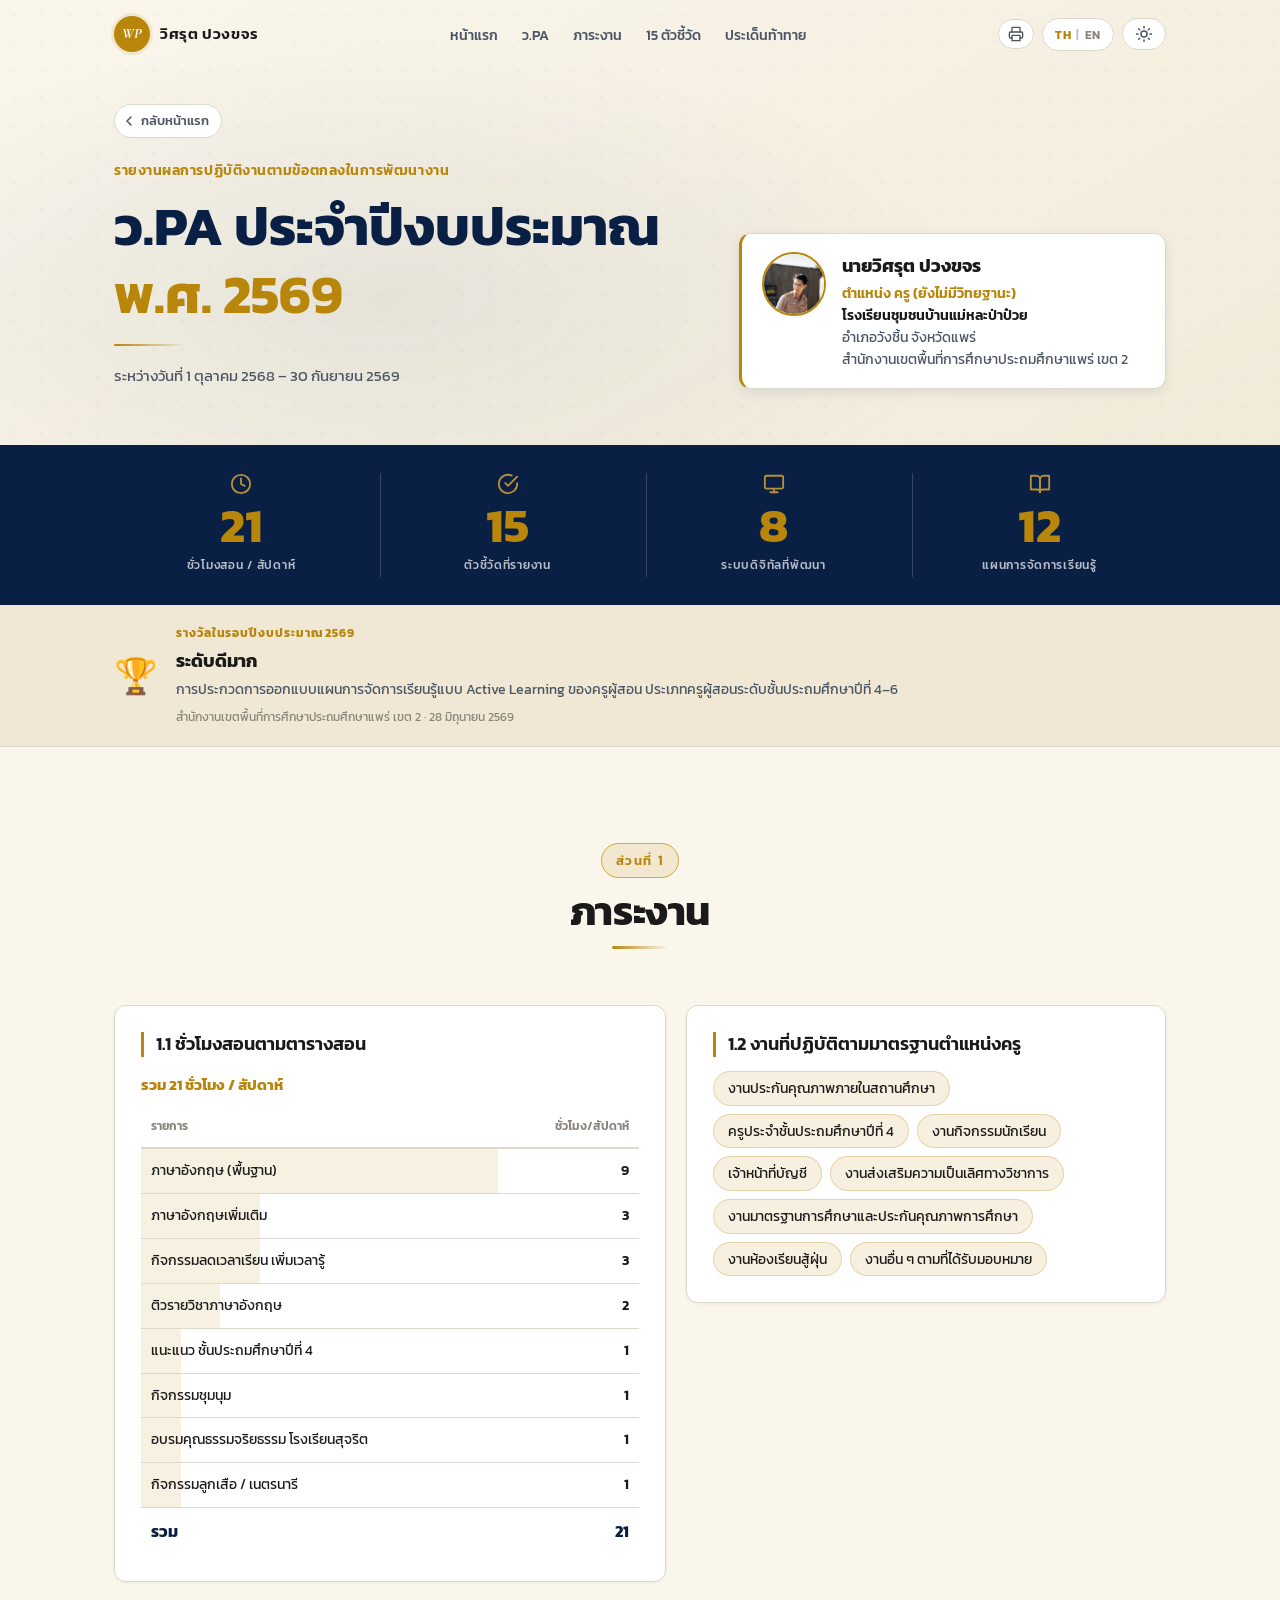
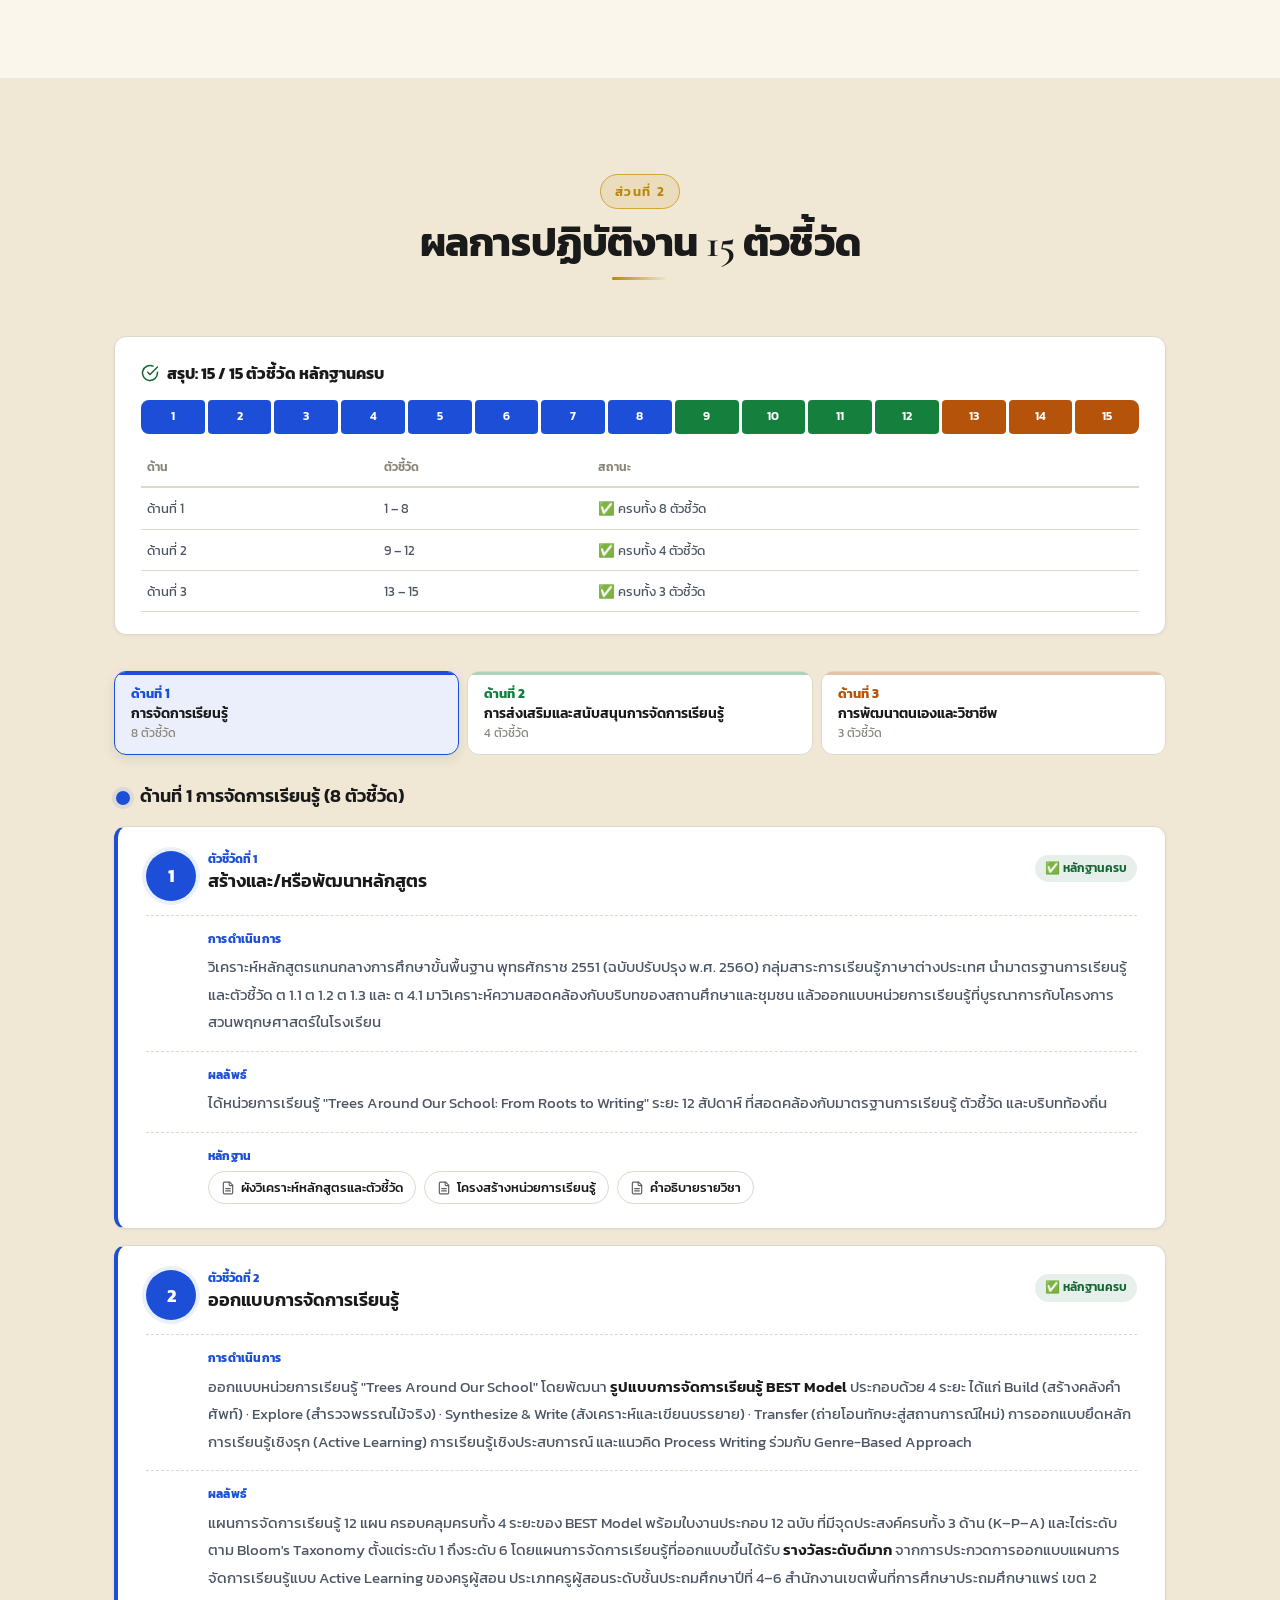
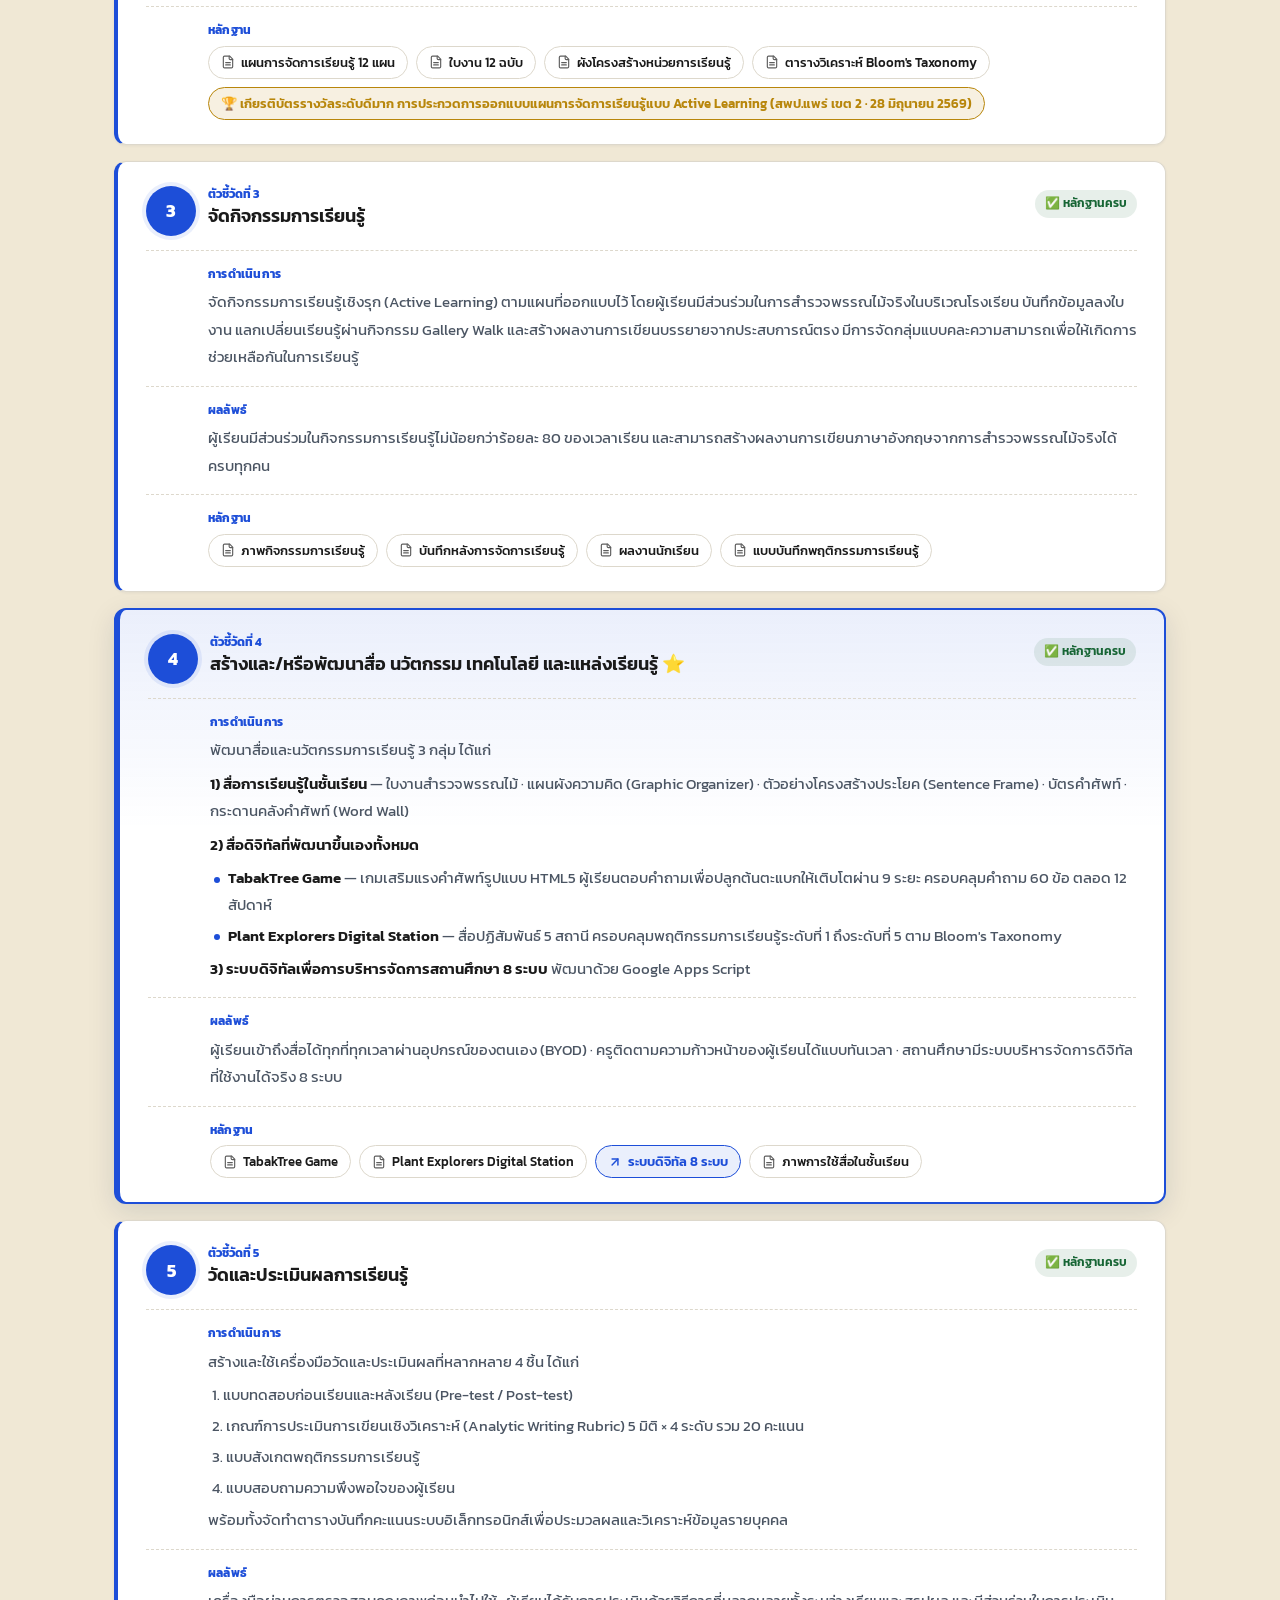
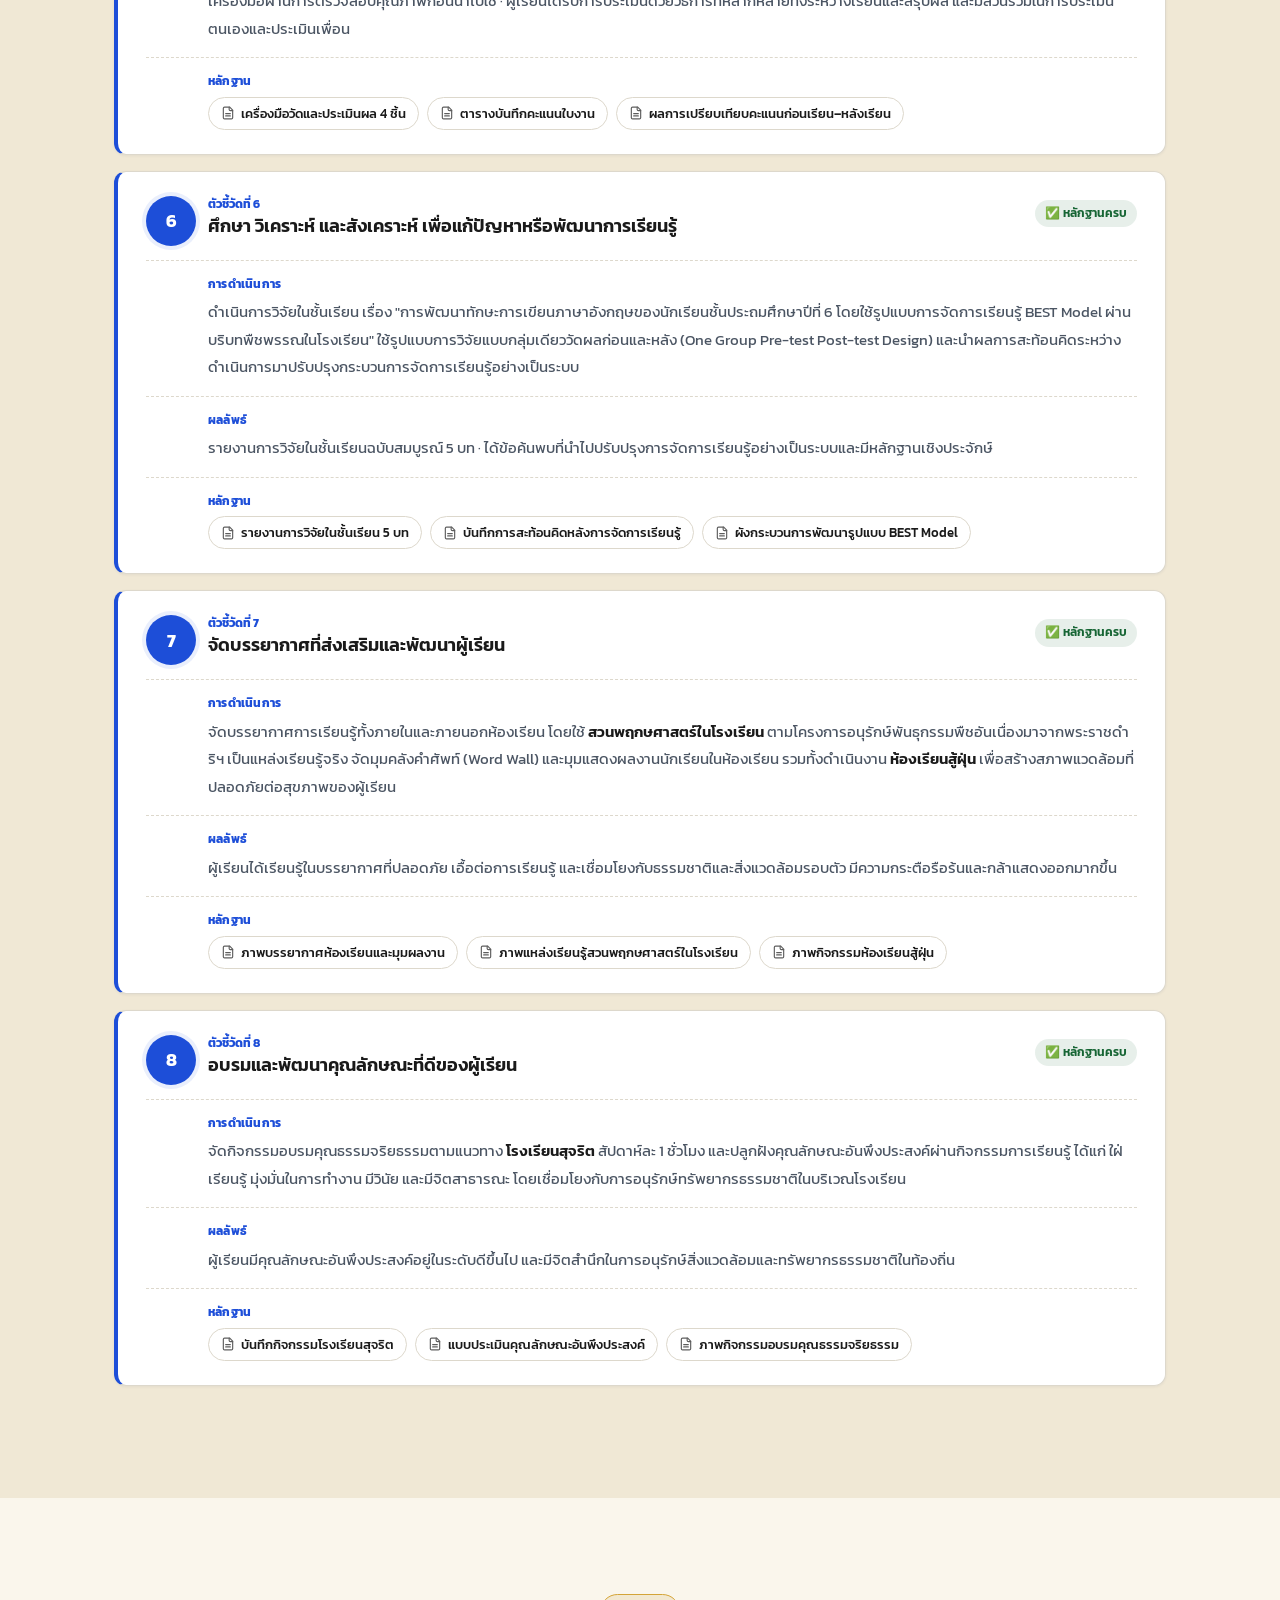
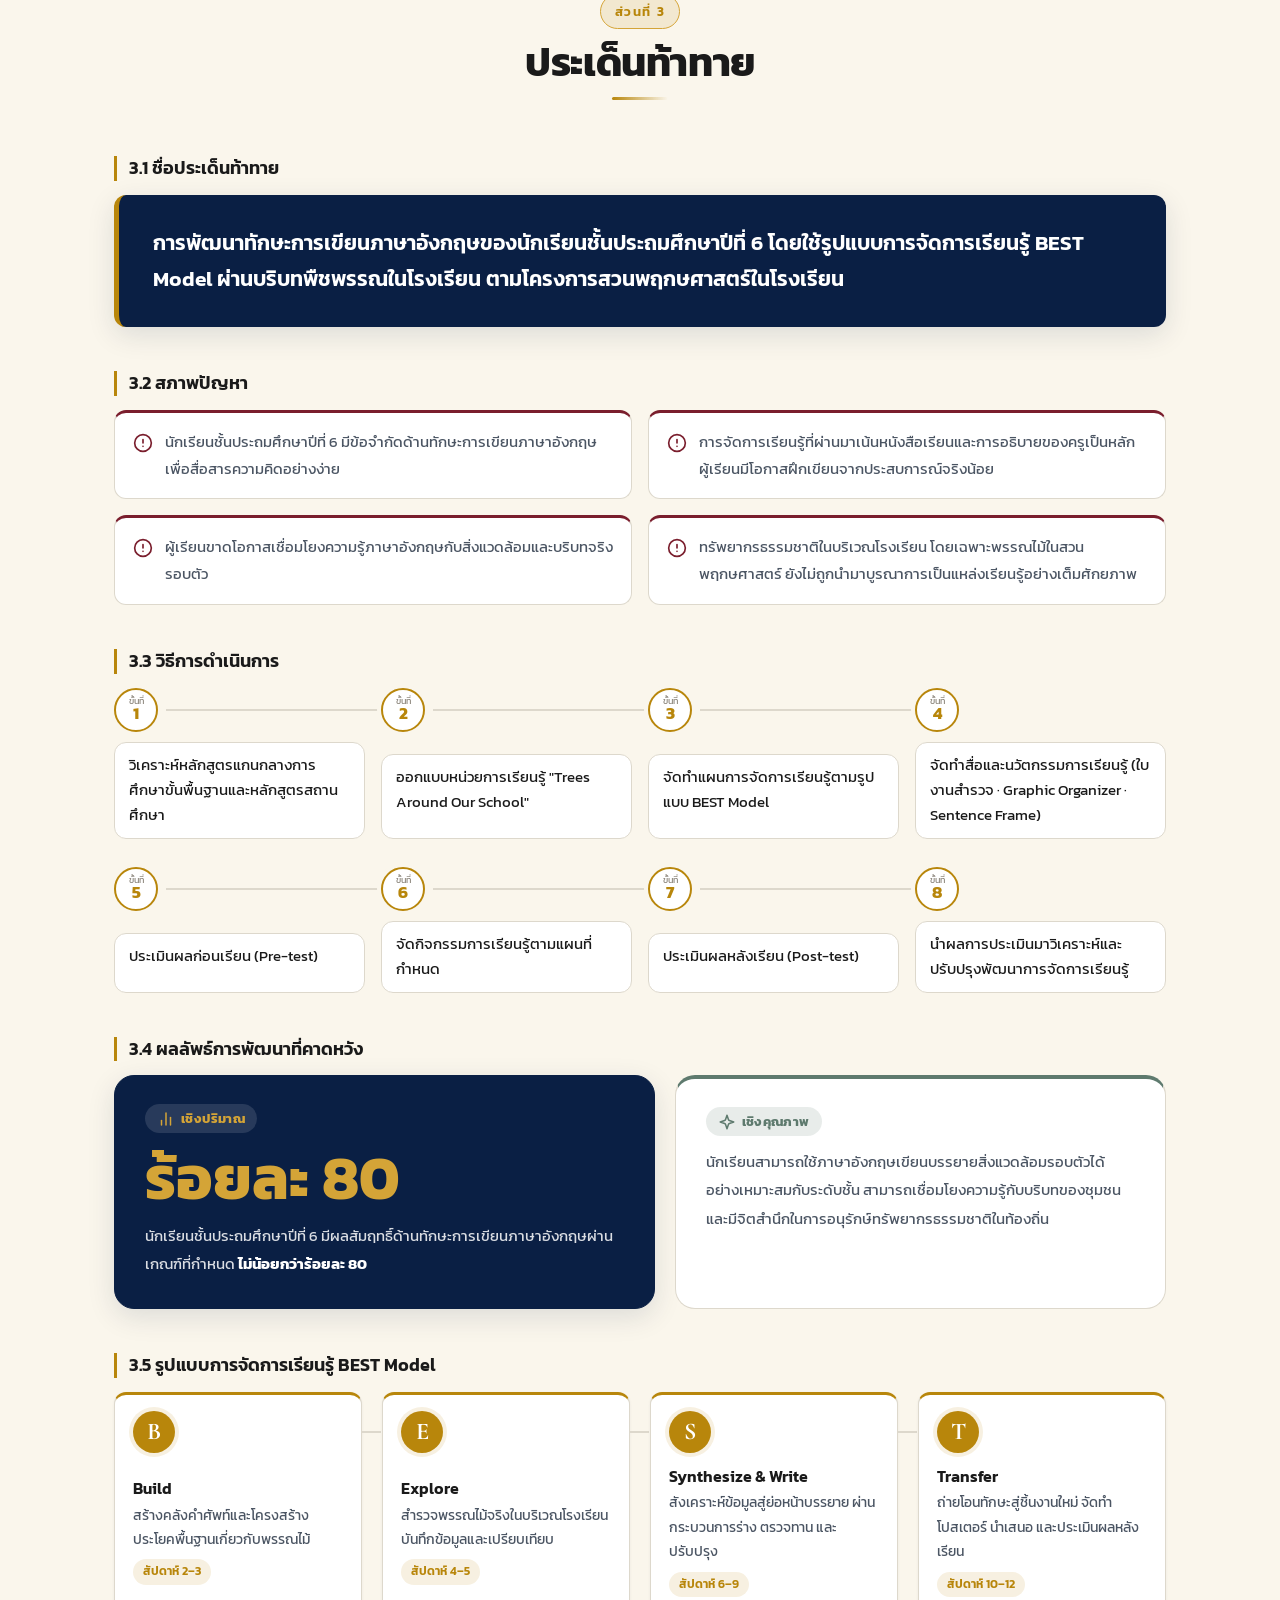
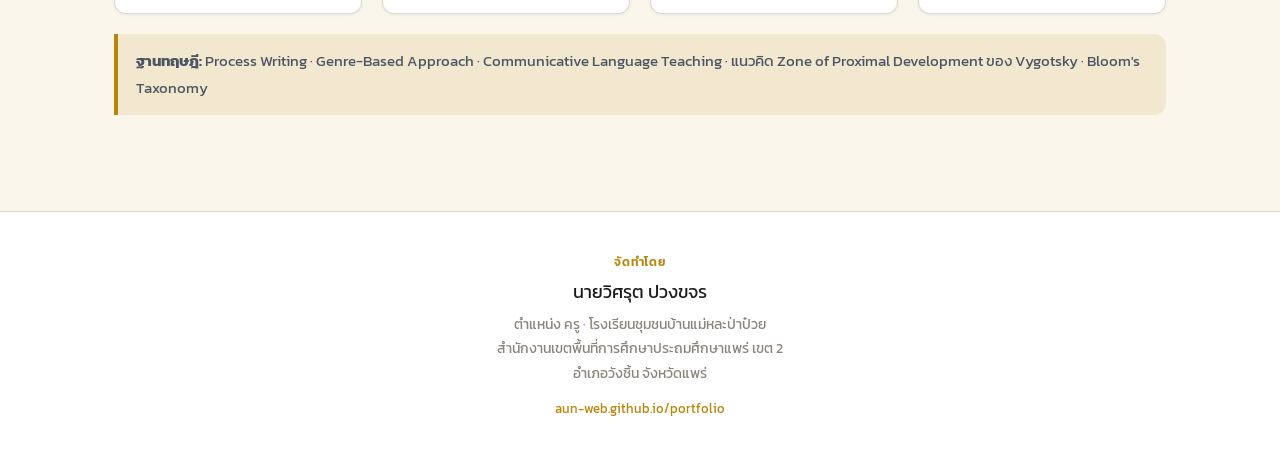
<file: pa2569/index.html>
<!DOCTYPE html>
<html lang="th" data-theme="light">
<head>
  <meta charset="UTF-8">
  <meta name="viewport" content="width=device-width, initial-scale=1.0">
  <title>รายงานผลการปฏิบัติงานตามข้อตกลง ว.PA 2569 | นายวิศรุต ปวงขจร</title>
  <meta name="description" content="รายงานผลการปฏิบัติงานตามข้อตกลงในการพัฒนางาน (PA) ปีการศึกษา 2569 ครูวิศรุต ปวงขจร โรงเรียนชุมชนบ้านแม่หละป่าป๋วย สพป.แพร่ เขต 2">
  <meta name="author" content="Witsarut Puangkhajon">
  <link rel="canonical" href="https://aun-web.github.io/portfolio/pa2569/">
  <meta property="og:type" content="article">
  <meta property="og:url" content="https://aun-web.github.io/portfolio/pa2569/">
  <meta property="og:title" content="รายงานผลการปฏิบัติงานตามข้อตกลง ว.PA 2569 | นายวิศรุต ปวงขจร">
  <meta property="og:description" content="รายงานผลการปฏิบัติงานตามข้อตกลงในการพัฒนางาน (PA) ปีการศึกษา 2569 ครูวิศรุต ปวงขจร โรงเรียนชุมชนบ้านแม่หละป่าป๋วย สพป.แพร่ เขต 2">
  <meta property="og:image" content="https://aun-web.github.io/portfolio/images/profile.jpg">
  <meta property="og:locale" content="th_TH">

  <!-- Prevent dark mode flash (same keys as index) -->
  <script>
    (function () {
      var t = localStorage.getItem('wp-theme') || 'light';
      var l = localStorage.getItem('wp-lang') || 'th';
      document.documentElement.setAttribute('data-theme', t);
      document.documentElement.setAttribute('lang', l === 'th' ? 'th' : 'en');
    })();
  </script>

  <!-- Google Fonts -->
  <link rel="preconnect" href="https://fonts.googleapis.com">
  <link rel="preconnect" href="https://fonts.gstatic.com" crossorigin>
  <link href="https://fonts.googleapis.com/css2?family=Cormorant+Garamond:ital,wght@0,500;0,600;0,700;1,500;1,600;1,700&family=Kanit:wght@300;400;500;600;700&display=swap" rel="stylesheet">

  <!-- CSS (shared with index) -->
  <link rel="stylesheet" href="../css/variables.css">
  <link rel="stylesheet" href="../css/base.css">
  <link rel="stylesheet" href="../css/layout.css">
  <link rel="stylesheet" href="../css/components.css">
  <link rel="stylesheet" href="../css/animations.css">
  <link rel="stylesheet" href="../css/pa2569.css">
</head>
<body class="page-pa">

  <!-- Icon sprite (Lucide paths) -->
  <svg xmlns="http://www.w3.org/2000/svg" style="display:none">
    <symbol id="i-clock" viewBox="0 0 24 24"><circle cx="12" cy="12" r="10"/><polyline points="12 6 12 12 16 14"/></symbol>
    <symbol id="i-check-circle" viewBox="0 0 24 24"><path d="M22 11.08V12a10 10 0 1 1-5.93-9.14"/><path d="m9 11 3 3L22 4"/></symbol>
    <symbol id="i-monitor" viewBox="0 0 24 24"><rect width="20" height="14" x="2" y="3" rx="2"/><line x1="8" x2="16" y1="21" y2="21"/><line x1="12" x2="12" y1="17" y2="21"/></symbol>
    <symbol id="i-book-open" viewBox="0 0 24 24"><path d="M2 3h6a4 4 0 0 1 4 4v14a3 3 0 0 0-3-3H2z"/><path d="M22 3h-6a4 4 0 0 0-4 4v14a3 3 0 0 1 3-3h7z"/></symbol>
    <symbol id="i-file-text" viewBox="0 0 24 24"><path d="M15 2H6a2 2 0 0 0-2 2v16a2 2 0 0 0 2 2h12a2 2 0 0 0 2-2V7Z"/><path d="M14 2v4a2 2 0 0 0 2 2h4"/><path d="M10 9H8M16 13H8M16 17H8"/></symbol>
    <symbol id="i-arrow-up-right" viewBox="0 0 24 24"><path d="M7 7h10v10"/><path d="M7 17 17 7"/></symbol>
    <symbol id="i-printer" viewBox="0 0 24 24"><polyline points="6 9 6 2 18 2 18 9"/><path d="M6 18H4a2 2 0 0 1-2-2v-5a2 2 0 0 1 2-2h16a2 2 0 0 1 2 2v5a2 2 0 0 1-2 2h-2"/><rect width="12" height="8" x="6" y="14"/></symbol>
    <symbol id="i-chevron-left" viewBox="0 0 24 24"><path d="m15 18-6-6 6-6"/></symbol>
    <symbol id="i-alert" viewBox="0 0 24 24"><circle cx="12" cy="12" r="10"/><line x1="12" x2="12" y1="8" y2="12"/><line x1="12" x2="12.01" y1="16" y2="16"/></symbol>
    <symbol id="i-bar-chart" viewBox="0 0 24 24"><line x1="18" x2="18" y1="20" y2="10"/><line x1="12" x2="12" y1="20" y2="4"/><line x1="6" x2="6" y1="20" y2="14"/></symbol>
    <symbol id="i-sparkles" viewBox="0 0 24 24"><path d="m12 3-1.9 5.8a2 2 0 0 1-1.3 1.3L3 12l5.8 1.9a2 2 0 0 1 1.3 1.3L12 21l1.9-5.8a2 2 0 0 1 1.3-1.3L21 12l-5.8-1.9a2 2 0 0 1-1.3-1.3Z"/></symbol>
    <symbol id="i-flag" viewBox="0 0 24 24"><path d="M4 15s1-1 4-1 5 2 8 2 4-1 4-1V3s-1 1-4 1-5-2-8-2-4 1-4 1z"/><line x1="4" x2="4" y1="22" y2="15"/></symbol>
  </svg>

  <!-- ===== NAVBAR ===== -->
  <nav id="navbar">
    <div class="nav-container">
      <a href="../" class="nav-logo" aria-label="Home">
        <span class="nav-monogram">WP</span>
        <span class="nav-logo-text" data-th="วิศรุต ปวงขจร" data-en="Witsarut">วิศรุต ปวงขจร</span>
      </a>

      <ul class="nav-links" id="navLinks" role="menubar">
        <li><a href="../"            data-th="หน้าแรก"        data-en="Home">หน้าแรก</a></li>
        <li><a href="../#wpa"        data-th="ว.PA"           data-en="PA">ว.PA</a></li>
        <li><a href="#workload"      data-th="ภาระงาน"        data-en="Workload">ภาระงาน</a></li>
        <li><a href="#indicators"    data-th="15 ตัวชี้วัด"    data-en="15 Indicators">15 ตัวชี้วัด</a></li>
        <li><a href="#challenge"     data-th="ประเด็นท้าทาย"  data-en="Challenge">ประเด็นท้าทาย</a></li>
      </ul>

      <div class="nav-controls">
        <button id="printBtn" class="btn-control btn-print" aria-label="Print" title="พิมพ์ / Print">
          <svg width="16" height="16" fill="none" stroke="currentColor" stroke-width="2" stroke-linecap="round" stroke-linejoin="round"><use href="#i-printer"/></svg>
        </button>
        <button id="langToggle" class="btn-control" aria-label="Toggle Language">
          <span class="lang-label lang-th">TH</span>
          <span class="lang-sep">|</span>
          <span class="lang-label lang-en">EN</span>
        </button>
        <button id="themeToggle" class="btn-control btn-theme" aria-label="Toggle Dark Mode">
          <svg class="icon-sun"  xmlns="http://www.w3.org/2000/svg" width="18" height="18" viewBox="0 0 24 24" fill="none" stroke="currentColor" stroke-width="2" stroke-linecap="round" stroke-linejoin="round"><circle cx="12" cy="12" r="4"/><path d="M12 2v2M12 20v2M4.93 4.93l1.41 1.41M17.66 17.66l1.41 1.41M2 12h2M20 12h2M6.34 17.66l-1.41 1.41M19.07 4.93l-1.41 1.41"/></svg>
          <svg class="icon-moon" xmlns="http://www.w3.org/2000/svg" width="18" height="18" viewBox="0 0 24 24" fill="none" stroke="currentColor" stroke-width="2" stroke-linecap="round" stroke-linejoin="round"><path d="M12 3a6 6 0 0 0 9 9 9 9 0 1 1-9-9Z"/></svg>
        </button>
        <button id="hamburger" class="btn-hamburger" aria-label="Open Menu" aria-expanded="false">
          <span></span><span></span><span></span>
        </button>
      </div>
    </div>
  </nav>

  <main>

  <!-- ===== HERO ===== -->
  <section id="top" class="pa-hero">
    <div class="hero-bg">
      <div class="hero-gradient"></div>
      <div class="hero-pattern"></div>
    </div>

    <div class="container pa-hero-inner">
      <a href="../" class="pa-back">
        <svg width="16" height="16" fill="none" stroke="currentColor" stroke-width="2.2" stroke-linecap="round" stroke-linejoin="round"><use href="#i-chevron-left"/></svg>
        <span data-th="กลับหน้าแรก" data-en="Back to Home">กลับหน้าแรก</span>
      </a>

      <div class="pa-hero-text reveal-up" lang="th">
        <p class="hero-rank pa-eyebrow">รายงานผลการปฏิบัติงานตามข้อตกลงในการพัฒนางาน</p>
        <h1 class="pa-title">ว.PA ประจำปีงบประมาณ <span class="pa-title-year">พ.ศ. 2569</span></h1>
        <div class="hero-gold-rule"></div>
        <p class="pa-period">ระหว่างวันที่ <span class="nowrap">1 ตุลาคม 2568</span> – <span class="nowrap">30 กันยายน 2569</span></p>
        <p class="pa-en-note" lang="en">This official document is available in Thai only.</p>
      </div>

      <div class="pa-profile reveal-up" style="--delay:.1s" lang="th">
        <img src="../images/profile.jpg" alt="นายวิศรุต ปวงขจร" class="pa-profile-photo" width="72" height="72">
        <div class="pa-profile-info">
          <p class="pa-profile-name">นายวิศรุต ปวงขจร</p>
          <p class="pa-profile-pos">ตำแหน่ง ครู (ยังไม่มีวิทยฐานะ)</p>
          <p class="pa-profile-school">โรงเรียนชุมชนบ้านแม่หละป่าป๋วย</p>
          <p>อำเภอวังชิ้น จังหวัดแพร่</p>
          <p>สำนักงานเขตพื้นที่การศึกษาประถมศึกษาแพร่ เขต 2</p>
        </div>
      </div>
    </div>

    <!-- Stats (4 ช่อง) -->
    <div class="hero-kpi-strip pa-stats-strip" lang="th">
      <div class="container pa-stats">
        <div class="pa-stat">
          <svg class="pa-stat-icon" width="22" height="22" fill="none" stroke="currentColor" stroke-width="2" stroke-linecap="round" stroke-linejoin="round"><use href="#i-clock"/></svg>
          <span class="kpi-num">21</span>
          <span class="kpi-label">ชั่วโมงสอน / สัปดาห์</span>
        </div>
        <div class="pa-stat">
          <svg class="pa-stat-icon" width="22" height="22" fill="none" stroke="currentColor" stroke-width="2" stroke-linecap="round" stroke-linejoin="round"><use href="#i-check-circle"/></svg>
          <span class="kpi-num">15</span>
          <span class="kpi-label">ตัวชี้วัดที่รายงาน</span>
        </div>
        <div class="pa-stat">
          <svg class="pa-stat-icon" width="22" height="22" fill="none" stroke="currentColor" stroke-width="2" stroke-linecap="round" stroke-linejoin="round"><use href="#i-monitor"/></svg>
          <span class="kpi-num">8</span>
          <span class="kpi-label">ระบบดิจิทัลที่พัฒนา</span>
        </div>
        <div class="pa-stat">
          <svg class="pa-stat-icon" width="22" height="22" fill="none" stroke="currentColor" stroke-width="2" stroke-linecap="round" stroke-linejoin="round"><use href="#i-book-open"/></svg>
          <span class="kpi-num">12</span>
          <span class="kpi-label">แผนการจัดการเรียนรู้</span>
        </div>
      </div>
    </div>

    <div class="pa-award-band" lang="th">
      <div class="container pa-award">
        <span class="pa-award-emoji" aria-hidden="true">🏆</span>
        <div class="pa-award-text">
          <p class="pa-award-kicker">รางวัลในรอบปีงบประมาณ 2569</p>
          <p class="pa-award-name">ระดับดีมาก</p>
          <p class="pa-award-work">การประกวดการออกแบบแผนการจัดการเรียนรู้แบบ Active Learning ของครูผู้สอน ประเภทครูผู้สอนระดับชั้นประถมศึกษาปีที่ 4–6</p>
          <p class="pa-award-meta">สำนักงานเขตพื้นที่การศึกษาประถมศึกษาแพร่ เขต 2 · 28 มิถุนายน 2569</p>
        </div>
      </div>
    </div>
  </section>

  <!-- ===== ส่วนที่ 1 ภาระงาน ===== -->
  <section id="workload" class="section">
    <div class="container">
      <div class="section-header reveal-up">
        <span class="section-label" data-th="ส่วนที่ 1" data-en="Part 1">ส่วนที่ 1</span>
        <h2 data-th="ภาระงาน" data-en="Workload">ภาระงาน</h2>
        <p class="pa-en-note" lang="en">This official document is available in Thai only.</p>
      </div>

      <div class="pa-workload" lang="th">
        <div class="pa-panel reveal-up">
          <h3 class="pa-h3">1.1 ชั่วโมงสอนตามตารางสอน</h3>
          <p class="pa-total"><strong>รวม 21 ชั่วโมง / สัปดาห์</strong></p>
          <div class="pa-table-wrap">
            <table class="pa-table pa-hours">
              <thead>
                <tr><th scope="col">รายการ</th><th scope="col">ชั่วโมง/สัปดาห์</th></tr>
              </thead>
              <tbody>
                <tr style="--h:9"><td>ภาษาอังกฤษ (พื้นฐาน)</td><td>9</td></tr>
                <tr style="--h:3"><td>ภาษาอังกฤษเพิ่มเติม</td><td>3</td></tr>
                <tr style="--h:3"><td>กิจกรรมลดเวลาเรียน เพิ่มเวลารู้</td><td>3</td></tr>
                <tr style="--h:2"><td>ติวรายวิชาภาษาอังกฤษ</td><td>2</td></tr>
                <tr style="--h:1"><td>แนะแนว ชั้นประถมศึกษาปีที่ 4</td><td>1</td></tr>
                <tr style="--h:1"><td>กิจกรรมชุมนุม</td><td>1</td></tr>
                <tr style="--h:1"><td>อบรมคุณธรรมจริยธรรม โรงเรียนสุจริต</td><td>1</td></tr>
                <tr style="--h:1"><td>กิจกรรมลูกเสือ / เนตรนารี</td><td>1</td></tr>
              </tbody>
              <tfoot>
                <tr><th scope="row">รวม</th><td>21</td></tr>
              </tfoot>
            </table>
          </div>
        </div>

        <div class="pa-panel reveal-up" style="--delay:.08s">
          <h3 class="pa-h3">1.2 งานที่ปฏิบัติตามมาตรฐานตำแหน่งครู</h3>
          <ul class="pa-chips">
            <li>งานประกันคุณภาพภายในสถานศึกษา</li>
            <li>ครูประจำชั้นประถมศึกษาปีที่ 4</li>
            <li>งานกิจกรรมนักเรียน</li>
            <li>เจ้าหน้าที่บัญชี</li>
            <li>งานส่งเสริมความเป็นเลิศทางวิชาการ</li>
            <li>งานมาตรฐานการศึกษาและประกันคุณภาพการศึกษา</li>
            <li>งานห้องเรียนสู้ฝุ่น</li>
            <li>งานอื่น ๆ ตามที่ได้รับมอบหมาย</li>
          </ul>
        </div>
      </div>
    </div>
  </section>

  <!-- ===== ส่วนที่ 2 ผลการปฏิบัติงาน 15 ตัวชี้วัด ===== -->
  <section id="indicators" class="section section-alt">
    <div class="container">
      <div class="section-header reveal-up">
        <span class="section-label" data-th="ส่วนที่ 2" data-en="Part 2">ส่วนที่ 2</span>
        <h2 data-th="ผลการปฏิบัติงาน 15 ตัวชี้วัด" data-en="Performance on 15 Indicators">ผลการปฏิบัติงาน 15 ตัวชี้วัด</h2>
        <p class="pa-en-note" lang="en">This official document is available in Thai only.</p>
      </div>

      <!-- สรุปสถานะหลักฐาน (จากภาคผนวก) -->
      <div class="pa-progress reveal-up" lang="th">
        <p class="pa-progress-summary">
          <svg width="18" height="18" fill="none" stroke="currentColor" stroke-width="2" stroke-linecap="round" stroke-linejoin="round"><use href="#i-check-circle"/></svg>
          <strong>สรุป: 15 / 15 ตัวชี้วัด หลักฐานครบ</strong>
        </p>
        <ol class="pa-progress-bar" aria-label="สถานะหลักฐานรายตัวชี้วัด">
          <li class="d1"><a href="#kpi-1"  title="ตัวชี้วัดที่ 1 · ✅ ครบ">1</a></li>
          <li class="d1"><a href="#kpi-2"  title="ตัวชี้วัดที่ 2 · ✅ ครบ">2</a></li>
          <li class="d1"><a href="#kpi-3"  title="ตัวชี้วัดที่ 3 · ✅ ครบ">3</a></li>
          <li class="d1"><a href="#kpi-4"  title="ตัวชี้วัดที่ 4 · ✅ ครบ">4</a></li>
          <li class="d1"><a href="#kpi-5"  title="ตัวชี้วัดที่ 5 · ✅ ครบ">5</a></li>
          <li class="d1"><a href="#kpi-6"  title="ตัวชี้วัดที่ 6 · ✅ ครบ">6</a></li>
          <li class="d1"><a href="#kpi-7"  title="ตัวชี้วัดที่ 7 · ✅ ครบ">7</a></li>
          <li class="d1"><a href="#kpi-8"  title="ตัวชี้วัดที่ 8 · ✅ ครบ">8</a></li>
          <li class="d2"><a href="#kpi-9"  title="ตัวชี้วัดที่ 9 · ✅ ครบ">9</a></li>
          <li class="d2"><a href="#kpi-10" title="ตัวชี้วัดที่ 10 · ✅ ครบ">10</a></li>
          <li class="d2"><a href="#kpi-11" title="ตัวชี้วัดที่ 11 · ✅ ครบ">11</a></li>
          <li class="d2"><a href="#kpi-12" title="ตัวชี้วัดที่ 12 · ✅ ครบ">12</a></li>
          <li class="d3"><a href="#kpi-13" title="ตัวชี้วัดที่ 13 · ✅ ครบ">13</a></li>
          <li class="d3"><a href="#kpi-14" title="ตัวชี้วัดที่ 14 · ✅ ครบ">14</a></li>
          <li class="d3"><a href="#kpi-15" title="ตัวชี้วัดที่ 15 · ✅ ครบ">15</a></li>
        </ol>
        <div class="pa-table-wrap">
          <table class="pa-table pa-status-table">
            <thead>
              <tr><th scope="col">ด้าน</th><th scope="col">ตัวชี้วัด</th><th scope="col">สถานะ</th></tr>
            </thead>
            <tbody>
              <tr><td>ด้านที่ 1</td><td>1 – 8</td><td>✅ ครบทั้ง 8 ตัวชี้วัด</td></tr>
              <tr><td>ด้านที่ 2</td><td>9 – 12</td><td>✅ ครบทั้ง 4 ตัวชี้วัด</td></tr>
              <tr><td>ด้านที่ 3</td><td>13 – 15</td><td>✅ ครบทั้ง 3 ตัวชี้วัด</td></tr>
            </tbody>
          </table>
        </div>
      </div>

      <!-- Domain tabs (enabled by JS; without JS all domains are shown) -->
      <div class="pa-tabs" role="tablist" aria-label="ด้านการประเมิน" lang="th" hidden>
        <button class="pa-tab d1" role="tab" id="tab-domain-1" aria-controls="domain-1" aria-selected="true" data-domain="1">
          <span class="pa-tab-no">ด้านที่ 1</span>
          <span class="pa-tab-name">การจัดการเรียนรู้</span>
          <span class="pa-tab-count">8 ตัวชี้วัด</span>
        </button>
        <button class="pa-tab d2" role="tab" id="tab-domain-2" aria-controls="domain-2" aria-selected="false" tabindex="-1" data-domain="2">
          <span class="pa-tab-no">ด้านที่ 2</span>
          <span class="pa-tab-name">การส่งเสริมและสนับสนุนการจัดการเรียนรู้</span>
          <span class="pa-tab-count">4 ตัวชี้วัด</span>
        </button>
        <button class="pa-tab d3" role="tab" id="tab-domain-3" aria-controls="domain-3" aria-selected="false" tabindex="-1" data-domain="3">
          <span class="pa-tab-no">ด้านที่ 3</span>
          <span class="pa-tab-name">การพัฒนาตนเองและวิชาชีพ</span>
          <span class="pa-tab-count">3 ตัวชี้วัด</span>
        </button>
      </div>

      <!-- ─────────── ด้านที่ 1 ─────────── -->
      <div class="pa-domain d1" id="domain-1" role="tabpanel" aria-labelledby="tab-domain-1" lang="th">
        <h3 class="pa-domain-title">ด้านที่ 1 การจัดการเรียนรู้ <span class="nowrap">(8 ตัวชี้วัด)</span></h3>

        <article class="pa-kpi" id="kpi-1">
          <header class="pa-kpi-head">
            <span class="pa-kpi-num">1</span>
            <div class="pa-kpi-heading">
              <p class="pa-kpi-label">ตัวชี้วัดที่ 1</p>
              <h4 class="pa-kpi-title">สร้างและ/หรือพัฒนาหลักสูตร</h4>
            </div>
            <span class="pa-status is-done">✅ หลักฐานครบ</span>
          </header>
          <div class="pa-kpi-block">
            <h5>การดำเนินการ</h5>
            <p>วิเคราะห์หลักสูตรแกนกลางการศึกษาขั้นพื้นฐาน พุทธศักราช 2551 (ฉบับปรับปรุง พ.ศ. 2560) กลุ่มสาระการเรียนรู้ภาษาต่างประเทศ นำมาตรฐานการเรียนรู้และตัวชี้วัด ต 1.1 ต 1.2 ต 1.3 และ ต 4.1 มาวิเคราะห์ความสอดคล้องกับบริบทของสถานศึกษาและชุมชน แล้วออกแบบหน่วยการเรียนรู้ที่บูรณาการกับโครงการสวนพฤกษศาสตร์ในโรงเรียน</p>
          </div>
          <div class="pa-kpi-block">
            <h5>ผลลัพธ์</h5>
            <p>ได้หน่วยการเรียนรู้ "Trees Around Our School: From Roots to Writing" ระยะ 12 สัปดาห์ ที่สอดคล้องกับมาตรฐานการเรียนรู้ ตัวชี้วัด และบริบทท้องถิ่น</p>
          </div>
          <div class="pa-kpi-block">
            <h5>หลักฐาน</h5>
            <ul class="pa-evidence">
              <li><a href="#" data-evidence="kpi-1-1">ผังวิเคราะห์หลักสูตรและตัวชี้วัด</a></li>
              <li><a href="#" data-evidence="kpi-1-2">โครงสร้างหน่วยการเรียนรู้</a></li>
              <li><a href="#" data-evidence="kpi-1-3">คำอธิบายรายวิชา</a></li>
            </ul>
          </div>
        </article>

        <article class="pa-kpi" id="kpi-2">
          <header class="pa-kpi-head">
            <span class="pa-kpi-num">2</span>
            <div class="pa-kpi-heading">
              <p class="pa-kpi-label">ตัวชี้วัดที่ 2</p>
              <h4 class="pa-kpi-title">ออกแบบการจัดการเรียนรู้</h4>
            </div>
            <span class="pa-status is-done">✅ หลักฐานครบ</span>
          </header>
          <div class="pa-kpi-block">
            <h5>การดำเนินการ</h5>
            <p>ออกแบบหน่วยการเรียนรู้ "Trees Around Our School" โดยพัฒนา <strong>รูปแบบการจัดการเรียนรู้ BEST Model</strong> ประกอบด้วย 4 ระยะ ได้แก่ Build (สร้างคลังคำศัพท์) · Explore (สำรวจพรรณไม้จริง) · Synthesize &amp; Write (สังเคราะห์และเขียนบรรยาย) · Transfer (ถ่ายโอนทักษะสู่สถานการณ์ใหม่) การออกแบบยึดหลักการเรียนรู้เชิงรุก (Active Learning) การเรียนรู้เชิงประสบการณ์ และแนวคิด Process Writing ร่วมกับ Genre-Based Approach</p>
          </div>
          <div class="pa-kpi-block">
            <h5>ผลลัพธ์</h5>
            <p>แผนการจัดการเรียนรู้ 12 แผน ครอบคลุมครบทั้ง 4 ระยะของ BEST Model พร้อมใบงานประกอบ 12 ฉบับ ที่มีจุดประสงค์ครบทั้ง 3 ด้าน (K–P–A) และไต่ระดับตาม Bloom's Taxonomy ตั้งแต่ระดับ 1 ถึงระดับ 6 โดยแผนการจัดการเรียนรู้ที่ออกแบบขึ้นได้รับ <strong>รางวัลระดับดีมาก</strong> จากการประกวดการออกแบบแผนการจัดการเรียนรู้แบบ Active Learning ของครูผู้สอน ประเภทครูผู้สอนระดับชั้นประถมศึกษาปีที่ 4–6 สำนักงานเขตพื้นที่การศึกษาประถมศึกษาแพร่ เขต 2</p>
          </div>
          <div class="pa-kpi-block">
            <h5>หลักฐาน</h5>
            <ul class="pa-evidence">
              <li><a href="#" data-evidence="kpi-2-1">แผนการจัดการเรียนรู้ 12 แผน</a></li>
              <li><a href="#" data-evidence="kpi-2-2">ใบงาน 12 ฉบับ</a></li>
              <li><a href="#" data-evidence="kpi-2-3">ผังโครงสร้างหน่วยการเรียนรู้</a></li>
              <li><a href="#" data-evidence="kpi-2-4">ตารางวิเคราะห์ Bloom's Taxonomy</a></li>
              <li><a href="#" data-evidence="kpi-2-award" class="is-award">🏆 เกียรติบัตรรางวัลระดับดีมาก การประกวดการออกแบบแผนการจัดการเรียนรู้แบบ Active Learning (สพป.แพร่ เขต 2 · 28 มิถุนายน 2569)</a></li>
            </ul>
          </div>
        </article>

        <article class="pa-kpi" id="kpi-3">
          <header class="pa-kpi-head">
            <span class="pa-kpi-num">3</span>
            <div class="pa-kpi-heading">
              <p class="pa-kpi-label">ตัวชี้วัดที่ 3</p>
              <h4 class="pa-kpi-title">จัดกิจกรรมการเรียนรู้</h4>
            </div>
            <span class="pa-status is-done">✅ หลักฐานครบ</span>
          </header>
          <div class="pa-kpi-block">
            <h5>การดำเนินการ</h5>
            <p>จัดกิจกรรมการเรียนรู้เชิงรุก (Active Learning) ตามแผนที่ออกแบบไว้ โดยผู้เรียนมีส่วนร่วมในการสำรวจพรรณไม้จริงในบริเวณโรงเรียน บันทึกข้อมูลลงใบงาน แลกเปลี่ยนเรียนรู้ผ่านกิจกรรม Gallery Walk และสร้างผลงานการเขียนบรรยายจากประสบการณ์ตรง มีการจัดกลุ่มแบบคละความสามารถเพื่อให้เกิดการช่วยเหลือกันในการเรียนรู้</p>
          </div>
          <div class="pa-kpi-block">
            <h5>ผลลัพธ์</h5>
            <p>ผู้เรียนมีส่วนร่วมในกิจกรรมการเรียนรู้ไม่น้อยกว่าร้อยละ 80 ของเวลาเรียน และสามารถสร้างผลงานการเขียนภาษาอังกฤษจากการสำรวจพรรณไม้จริงได้ครบทุกคน</p>
          </div>
          <div class="pa-kpi-block">
            <h5>หลักฐาน</h5>
            <ul class="pa-evidence">
              <li><a href="#" data-evidence="kpi-3-1">ภาพกิจกรรมการเรียนรู้</a></li>
              <li><a href="#" data-evidence="kpi-3-2">บันทึกหลังการจัดการเรียนรู้</a></li>
              <li><a href="#" data-evidence="kpi-3-3">ผลงานนักเรียน</a></li>
              <li><a href="#" data-evidence="kpi-3-4">แบบบันทึกพฤติกรรมการเรียนรู้</a></li>
            </ul>
          </div>
        </article>

        <article class="pa-kpi is-highlight" id="kpi-4">
          <header class="pa-kpi-head">
            <span class="pa-kpi-num">4</span>
            <div class="pa-kpi-heading">
              <p class="pa-kpi-label">ตัวชี้วัดที่ 4</p>
              <h4 class="pa-kpi-title">สร้างและ/หรือพัฒนาสื่อ นวัตกรรม เทคโนโลยี และแหล่งเรียนรู้ <span class="pa-star">⭐</span></h4>
            </div>
            <span class="pa-status is-done">✅ หลักฐานครบ</span>
          </header>
          <div class="pa-kpi-block">
            <h5>การดำเนินการ</h5>
            <p>พัฒนาสื่อและนวัตกรรมการเรียนรู้ 3 กลุ่ม ได้แก่</p>
            <p><strong>1) สื่อการเรียนรู้ในชั้นเรียน</strong> — ใบงานสำรวจพรรณไม้ · แผนผังความคิด (Graphic Organizer) · ตัวอย่างโครงสร้างประโยค (Sentence Frame) · บัตรคำศัพท์ · กระดานคลังคำศัพท์ (Word Wall)</p>
            <p><strong>2) สื่อดิจิทัลที่พัฒนาขึ้นเองทั้งหมด</strong></p>
            <ul class="pa-list">
              <li><strong>TabakTree Game</strong> — เกมเสริมแรงคำศัพท์รูปแบบ HTML5 ผู้เรียนตอบคำถามเพื่อปลูกต้นตะแบกให้เติบโตผ่าน 9 ระยะ ครอบคลุมคำถาม 60 ข้อ ตลอด 12 สัปดาห์</li>
              <li><strong>Plant Explorers Digital Station</strong> — สื่อปฏิสัมพันธ์ 5 สถานี ครอบคลุมพฤติกรรมการเรียนรู้ระดับที่ 1 ถึงระดับที่ 5 ตาม Bloom's Taxonomy</li>
            </ul>
            <p><strong>3) ระบบดิจิทัลเพื่อการบริหารจัดการสถานศึกษา 8 ระบบ</strong> พัฒนาด้วย Google Apps Script</p>
          </div>
          <div class="pa-kpi-block">
            <h5>ผลลัพธ์</h5>
            <p>ผู้เรียนเข้าถึงสื่อได้ทุกที่ทุกเวลาผ่านอุปกรณ์ของตนเอง (BYOD) · ครูติดตามความก้าวหน้าของผู้เรียนได้แบบทันเวลา · สถานศึกษามีระบบบริหารจัดการดิจิทัลที่ใช้งานได้จริง 8 ระบบ</p>
          </div>
          <div class="pa-kpi-block">
            <h5>หลักฐาน</h5>
            <ul class="pa-evidence">
              <li><a href="#" data-evidence="kpi-4-1">TabakTree Game</a></li>
              <li><a href="#" data-evidence="kpi-4-2">Plant Explorers Digital Station</a></li>
              <li><a href="../#websystems" class="is-linked">ระบบดิจิทัล 8 ระบบ</a></li>
              <li><a href="#" data-evidence="kpi-4-4">ภาพการใช้สื่อในชั้นเรียน</a></li>
            </ul>
          </div>
        </article>

        <article class="pa-kpi" id="kpi-5">
          <header class="pa-kpi-head">
            <span class="pa-kpi-num">5</span>
            <div class="pa-kpi-heading">
              <p class="pa-kpi-label">ตัวชี้วัดที่ 5</p>
              <h4 class="pa-kpi-title">วัดและประเมินผลการเรียนรู้</h4>
            </div>
            <span class="pa-status is-done">✅ หลักฐานครบ</span>
          </header>
          <div class="pa-kpi-block">
            <h5>การดำเนินการ</h5>
            <p>สร้างและใช้เครื่องมือวัดและประเมินผลที่หลากหลาย 4 ชิ้น ได้แก่</p>
            <ol class="pa-list pa-list--plain">
              <li>1. แบบทดสอบก่อนเรียนและหลังเรียน (Pre-test / Post-test)</li>
              <li>2. เกณฑ์การประเมินการเขียนเชิงวิเคราะห์ (Analytic Writing Rubric) 5 มิติ × 4 ระดับ รวม 20 คะแนน</li>
              <li>3. แบบสังเกตพฤติกรรมการเรียนรู้</li>
              <li>4. แบบสอบถามความพึงพอใจของผู้เรียน</li>
            </ol>
            <p>พร้อมทั้งจัดทำตารางบันทึกคะแนนระบบอิเล็กทรอนิกส์เพื่อประมวลผลและวิเคราะห์ข้อมูลรายบุคคล</p>
          </div>
          <div class="pa-kpi-block">
            <h5>ผลลัพธ์</h5>
            <p>เครื่องมือผ่านการตรวจสอบคุณภาพก่อนนำไปใช้ · ผู้เรียนได้รับการประเมินด้วยวิธีการที่หลากหลายทั้งระหว่างเรียนและสรุปผล และมีส่วนร่วมในการประเมินตนเองและประเมินเพื่อน</p>
          </div>
          <div class="pa-kpi-block">
            <h5>หลักฐาน</h5>
            <ul class="pa-evidence">
              <li><a href="#" data-evidence="kpi-5-1">เครื่องมือวัดและประเมินผล 4 ชิ้น</a></li>
              <li><a href="#" data-evidence="kpi-5-2">ตารางบันทึกคะแนนใบงาน</a></li>
              <li><a href="#" data-evidence="kpi-5-3">ผลการเปรียบเทียบคะแนนก่อนเรียน–หลังเรียน</a></li>
            </ul>
          </div>
        </article>

        <article class="pa-kpi" id="kpi-6">
          <header class="pa-kpi-head">
            <span class="pa-kpi-num">6</span>
            <div class="pa-kpi-heading">
              <p class="pa-kpi-label">ตัวชี้วัดที่ 6</p>
              <h4 class="pa-kpi-title">ศึกษา วิเคราะห์ และสังเคราะห์ เพื่อแก้ปัญหาหรือพัฒนาการเรียนรู้</h4>
            </div>
            <span class="pa-status is-done">✅ หลักฐานครบ</span>
          </header>
          <div class="pa-kpi-block">
            <h5>การดำเนินการ</h5>
            <p>ดำเนินการวิจัยในชั้นเรียน เรื่อง "การพัฒนาทักษะการเขียนภาษาอังกฤษของนักเรียนชั้นประถมศึกษาปีที่ 6 โดยใช้รูปแบบการจัดการเรียนรู้ BEST Model ผ่านบริบทพืชพรรณในโรงเรียน" ใช้รูปแบบการวิจัยแบบกลุ่มเดียววัดผลก่อนและหลัง (One Group Pre-test Post-test Design) และนำผลการสะท้อนคิดระหว่างดำเนินการมาปรับปรุงกระบวนการจัดการเรียนรู้อย่างเป็นระบบ</p>
          </div>
          <div class="pa-kpi-block">
            <h5>ผลลัพธ์</h5>
            <p>รายงานการวิจัยในชั้นเรียนฉบับสมบูรณ์ 5 บท · ได้ข้อค้นพบที่นำไปปรับปรุงการจัดการเรียนรู้อย่างเป็นระบบและมีหลักฐานเชิงประจักษ์</p>
          </div>
          <div class="pa-kpi-block">
            <h5>หลักฐาน</h5>
            <ul class="pa-evidence">
              <li><a href="#" data-evidence="kpi-6-1">รายงานการวิจัยในชั้นเรียน 5 บท</a></li>
              <li><a href="#" data-evidence="kpi-6-2">บันทึกการสะท้อนคิดหลังการจัดการเรียนรู้</a></li>
              <li><a href="#" data-evidence="kpi-6-3">ผังกระบวนการพัฒนารูปแบบ BEST Model</a></li>
            </ul>
          </div>
        </article>

        <article class="pa-kpi" id="kpi-7">
          <header class="pa-kpi-head">
            <span class="pa-kpi-num">7</span>
            <div class="pa-kpi-heading">
              <p class="pa-kpi-label">ตัวชี้วัดที่ 7</p>
              <h4 class="pa-kpi-title">จัดบรรยากาศที่ส่งเสริมและพัฒนาผู้เรียน</h4>
            </div>
            <span class="pa-status is-done">✅ หลักฐานครบ</span>
          </header>
          <div class="pa-kpi-block">
            <h5>การดำเนินการ</h5>
            <p>จัดบรรยากาศการเรียนรู้ทั้งภายในและภายนอกห้องเรียน โดยใช้ <strong>สวนพฤกษศาสตร์ในโรงเรียน</strong> ตามโครงการอนุรักษ์พันธุกรรมพืชอันเนื่องมาจากพระราชดำริฯ เป็นแหล่งเรียนรู้จริง จัดมุมคลังคำศัพท์ (Word Wall) และมุมแสดงผลงานนักเรียนในห้องเรียน รวมทั้งดำเนินงาน <strong>ห้องเรียนสู้ฝุ่น</strong> เพื่อสร้างสภาพแวดล้อมที่ปลอดภัยต่อสุขภาพของผู้เรียน</p>
          </div>
          <div class="pa-kpi-block">
            <h5>ผลลัพธ์</h5>
            <p>ผู้เรียนได้เรียนรู้ในบรรยากาศที่ปลอดภัย เอื้อต่อการเรียนรู้ และเชื่อมโยงกับธรรมชาติและสิ่งแวดล้อมรอบตัว มีความกระตือรือร้นและกล้าแสดงออกมากขึ้น</p>
          </div>
          <div class="pa-kpi-block">
            <h5>หลักฐาน</h5>
            <ul class="pa-evidence">
              <li><a href="#" data-evidence="kpi-7-1">ภาพบรรยากาศห้องเรียนและมุมผลงาน</a></li>
              <li><a href="#" data-evidence="kpi-7-2">ภาพแหล่งเรียนรู้สวนพฤกษศาสตร์ในโรงเรียน</a></li>
              <li><a href="#" data-evidence="kpi-7-3">ภาพกิจกรรมห้องเรียนสู้ฝุ่น</a></li>
            </ul>
          </div>
        </article>

        <article class="pa-kpi" id="kpi-8">
          <header class="pa-kpi-head">
            <span class="pa-kpi-num">8</span>
            <div class="pa-kpi-heading">
              <p class="pa-kpi-label">ตัวชี้วัดที่ 8</p>
              <h4 class="pa-kpi-title">อบรมและพัฒนาคุณลักษณะที่ดีของผู้เรียน</h4>
            </div>
            <span class="pa-status is-done">✅ หลักฐานครบ</span>
          </header>
          <div class="pa-kpi-block">
            <h5>การดำเนินการ</h5>
            <p>จัดกิจกรรมอบรมคุณธรรมจริยธรรมตามแนวทาง <strong>โรงเรียนสุจริต</strong> สัปดาห์ละ 1 ชั่วโมง และปลูกฝังคุณลักษณะอันพึงประสงค์ผ่านกิจกรรมการเรียนรู้ ได้แก่ ใฝ่เรียนรู้ มุ่งมั่นในการทำงาน มีวินัย และมีจิตสาธารณะ โดยเชื่อมโยงกับการอนุรักษ์ทรัพยากรธรรมชาติในบริเวณโรงเรียน</p>
          </div>
          <div class="pa-kpi-block">
            <h5>ผลลัพธ์</h5>
            <p>ผู้เรียนมีคุณลักษณะอันพึงประสงค์อยู่ในระดับดีขึ้นไป และมีจิตสำนึกในการอนุรักษ์สิ่งแวดล้อมและทรัพยากรธรรมชาติในท้องถิ่น</p>
          </div>
          <div class="pa-kpi-block">
            <h5>หลักฐาน</h5>
            <ul class="pa-evidence">
              <li><a href="#" data-evidence="kpi-8-1">บันทึกกิจกรรมโรงเรียนสุจริต</a></li>
              <li><a href="#" data-evidence="kpi-8-2">แบบประเมินคุณลักษณะอันพึงประสงค์</a></li>
              <li><a href="#" data-evidence="kpi-8-3">ภาพกิจกรรมอบรมคุณธรรมจริยธรรม</a></li>
            </ul>
          </div>
        </article>
      </div>

      <!-- ─────────── ด้านที่ 2 ─────────── -->
      <div class="pa-domain d2" id="domain-2" role="tabpanel" aria-labelledby="tab-domain-2" lang="th">
        <h3 class="pa-domain-title">ด้านที่ 2 การส่งเสริมและสนับสนุนการจัดการเรียนรู้ <span class="nowrap">(4 ตัวชี้วัด)</span></h3>

        <article class="pa-kpi is-highlight" id="kpi-9">
          <header class="pa-kpi-head">
            <span class="pa-kpi-num">9</span>
            <div class="pa-kpi-heading">
              <p class="pa-kpi-label">ตัวชี้วัดที่ 9</p>
              <h4 class="pa-kpi-title">จัดทำข้อมูลสารสนเทศของผู้เรียนและรายวิชา <span class="pa-star">⭐</span></h4>
            </div>
            <span class="pa-status is-done">✅ หลักฐานครบ</span>
          </header>
          <div class="pa-kpi-block">
            <h5>การดำเนินการ</h5>
            <p>พัฒนาและใช้ <strong>ระบบ ปพ.5 และ ปพ.6</strong> ด้วย Google Apps Script สำหรับบันทึกผลการเรียน จัดทำสมุดบันทึกผลการเรียนและแบบรายงานผลการพัฒนาคุณภาพผู้เรียนรายบุคคล รวมทั้งพัฒนา <strong>ระบบลงทะเบียนบัตรนักเรียน</strong> เพื่อจัดเก็บและจัดการข้อมูลพื้นฐานของนักเรียนทั้งโรงเรียนให้เป็นระบบเดียวกัน</p>
          </div>
          <div class="pa-kpi-block">
            <h5>ผลลัพธ์</h5>
            <p>ข้อมูลสารสนเทศของผู้เรียนถูกต้อง เป็นปัจจุบัน สืบค้นได้ทันที และนำไปใช้เป็นฐานในการวางแผนพัฒนาผู้เรียนรายบุคคลและการรายงานต่อผู้ปกครอง</p>
          </div>
          <div class="pa-kpi-block">
            <h5>หลักฐาน</h5>
            <ul class="pa-evidence">
              <li><a href="../#websystems" class="is-linked">ระบบ ปพ.5 / ปพ.6</a></li>
              <li><a href="#" data-evidence="kpi-9-2">ระบบลงทะเบียนบัตรนักเรียน</a></li>
              <li><a href="#" data-evidence="kpi-9-3">ภาพหน้าจอระบบและรายงานผลการเรียน</a></li>
            </ul>
          </div>
        </article>

        <article class="pa-kpi" id="kpi-10">
          <header class="pa-kpi-head">
            <span class="pa-kpi-num">10</span>
            <div class="pa-kpi-heading">
              <p class="pa-kpi-label">ตัวชี้วัดที่ 10</p>
              <h4 class="pa-kpi-title">ดำเนินการตามระบบดูแลช่วยเหลือผู้เรียน</h4>
            </div>
            <span class="pa-status is-done">✅ หลักฐานครบ</span>
          </header>
          <div class="pa-kpi-block">
            <h5>การดำเนินการ</h5>
            <p>ปฏิบัติหน้าที่ครูประจำชั้นประถมศึกษาปีที่ 4 ดำเนินการคัดกรองนักเรียนรายบุคคล จัดกิจกรรมแนะแนวสัปดาห์ละ 1 ชั่วโมง เยี่ยมบ้านนักเรียน และให้คำปรึกษาแก่ผู้เรียนที่ต้องการความช่วยเหลือ รวมทั้งพัฒนา <strong>ระบบห้องพยาบาล</strong> สำหรับบันทึกประวัติสุขภาพและการให้บริการปฐมพยาบาลของนักเรียน</p>
          </div>
          <div class="pa-kpi-block">
            <h5>ผลลัพธ์</h5>
            <p>นักเรียนในความรับผิดชอบได้รับการดูแลช่วยเหลือครบทุกคน มีข้อมูลด้านสุขภาพที่เป็นระบบ และสามารถส่งต่อความช่วยเหลือได้อย่างเหมาะสม</p>
          </div>
          <div class="pa-kpi-block">
            <h5>หลักฐาน</h5>
            <ul class="pa-evidence">
              <li><a href="#" data-evidence="kpi-10-1">แบบคัดกรองนักเรียนรายบุคคล</a></li>
              <li><a href="#" data-evidence="kpi-10-2">บันทึกการเยี่ยมบ้านนักเรียน</a></li>
              <li><a href="../#websystems" class="is-linked">ระบบห้องพยาบาล</a></li>
              <li><a href="#" data-evidence="kpi-10-4">แผนการจัดกิจกรรมแนะแนว</a></li>
            </ul>
          </div>
        </article>

        <article class="pa-kpi is-highlight" id="kpi-11">
          <header class="pa-kpi-head">
            <span class="pa-kpi-num">11</span>
            <div class="pa-kpi-heading">
              <p class="pa-kpi-label">ตัวชี้วัดที่ 11</p>
              <h4 class="pa-kpi-title">ปฏิบัติงานวิชาการและงานอื่น ๆ ของสถานศึกษา <span class="pa-star">⭐</span></h4>
            </div>
            <span class="pa-status is-done">✅ หลักฐานครบ</span>
          </header>
          <div class="pa-kpi-block">
            <h5>การดำเนินการ</h5>
            <p>ปฏิบัติงานที่ได้รับมอบหมายจากสถานศึกษา ได้แก่ งานประกันคุณภาพภายในสถานศึกษา งานมาตรฐานการศึกษา งานส่งเสริมความเป็นเลิศทางวิชาการ งานกิจกรรมนักเรียน งานห้องเรียนสู้ฝุ่น และ<strong>เจ้าหน้าที่บัญชี</strong> โดยพัฒนาระบบดิจิทัลเพื่อสนับสนุนการบริหารจัดการ ได้แก่ <strong>ระบบการเงิน · ระบบสหกรณ์ร้านค้า · ระบบปฏิทินโรงเรียน · ระบบ Main Portal</strong> รวมทั้งดูแลระบบ Thai School Lunch</p>
          </div>
          <div class="pa-kpi-block">
            <h5>ผลลัพธ์</h5>
            <p>งานสนับสนุนการจัดการศึกษามีประสิทธิภาพมากขึ้น ลดภาระงานเอกสาร ลดความผิดพลาดในการบันทึกข้อมูล และเพิ่มความโปร่งใสในการบริหารจัดการของสถานศึกษา</p>
          </div>
          <div class="pa-kpi-block">
            <h5>หลักฐาน</h5>
            <ul class="pa-evidence">
              <li><a href="../#websystems" class="is-linked">ระบบดิจิทัล 8 ระบบ</a></li>
              <li><a href="#" data-evidence="kpi-11-2">รายงานการเงินและบัญชี</a></li>
              <li><a href="#" data-evidence="kpi-11-3">คำสั่งแต่งตั้งการปฏิบัติหน้าที่</a></li>
              <li><a href="#" data-evidence="kpi-11-4">รายงานการประกันคุณภาพภายใน</a></li>
            </ul>
          </div>
        </article>

        <article class="pa-kpi is-highlight" id="kpi-12">
          <header class="pa-kpi-head">
            <span class="pa-kpi-num">12</span>
            <div class="pa-kpi-heading">
              <p class="pa-kpi-label">ตัวชี้วัดที่ 12</p>
              <h4 class="pa-kpi-title">ประสานความร่วมมือกับผู้ปกครองและภาคีเครือข่าย <span class="pa-star">⭐</span></h4>
            </div>
            <span class="pa-status is-done">✅ หลักฐานครบ</span>
          </header>
          <div class="pa-kpi-block">
            <h5>การดำเนินการ</h5>
            <p>พัฒนาและใช้ <strong>ระบบ Line Official Account ของโรงเรียน</strong> เป็นช่องทางสื่อสารครบวงจรระหว่างครูกับผู้ปกครอง ครอบคลุมการแจ้งการมาเรียนของนักเรียน การประกาศข่าวสาร การตรวจสอบผลการเรียน การติดตามการบ้าน และการตรวจสอบวันหยุด รวมทั้งประสานความร่วมมือกับ <strong>โครงการอนุรักษ์พันธุกรรมพืชอันเนื่องมาจากพระราชดำริฯ (สวนพฤกษศาสตร์ในโรงเรียน)</strong> และชุมชนท้องถิ่นในการใช้แหล่งเรียนรู้ร่วมกัน</p>
          </div>
          <div class="pa-kpi-block">
            <h5>ผลลัพธ์</h5>
            <p>ผู้ปกครองรับทราบข้อมูลของนักเรียนได้อย่างทันเวลาและต่อเนื่อง เกิดความร่วมมือระหว่างบ้าน โรงเรียน และภาคีเครือข่ายในการพัฒนาผู้เรียน</p>
          </div>
          <div class="pa-kpi-block">
            <h5>หลักฐาน</h5>
            <ul class="pa-evidence">
              <li><a href="../#websystems" class="is-linked">ระบบ Line Official Account</a></li>
              <li><a href="#" data-evidence="kpi-12-2">ภาพการประชุมผู้ปกครองชั้นเรียน</a></li>
              <li><a href="#" data-evidence="kpi-12-3">หลักฐานการเข้าร่วมโครงการสวนพฤกษศาสตร์ในโรงเรียน</a></li>
            </ul>
          </div>
        </article>
      </div>

      <!-- ─────────── ด้านที่ 3 ─────────── -->
      <div class="pa-domain d3" id="domain-3" role="tabpanel" aria-labelledby="tab-domain-3" lang="th">
        <h3 class="pa-domain-title">ด้านที่ 3 การพัฒนาตนเองและวิชาชีพ <span class="nowrap">(3 ตัวชี้วัด)</span></h3>

        <article class="pa-kpi" id="kpi-13">
          <header class="pa-kpi-head">
            <span class="pa-kpi-num">13</span>
            <div class="pa-kpi-heading">
              <p class="pa-kpi-label">ตัวชี้วัดที่ 13</p>
              <h4 class="pa-kpi-title">พัฒนาตนเองอย่างเป็นระบบและต่อเนื่อง</h4>
            </div>
            <span class="pa-status is-done">✅ หลักฐานครบ</span>
          </header>
          <div class="pa-kpi-block">
            <h5>การดำเนินการ</h5>
            <p>เข้ารับการพัฒนาตนเองตามแผนพัฒนาตนเองรายบุคคล (ID Plan) รวม 62 ชั่วโมง ได้แก่</p>
            <ul class="pa-list">
              <li>การพัฒนาทักษะภาษาอังกฤษสำหรับครูตามกรอบ CEFR — 30 ชั่วโมง</li>
              <li>การจัดการเรียนรู้เชิงรุก (Active Learning) — 20 ชั่วโมง</li>
              <li>การวิจัยในชั้นเรียนเพื่อพัฒนาผู้เรียน — 12 ชั่วโมง</li>
            </ul>
            <p>พร้อมทั้งเข้ารับการทดสอบวัดระดับความสามารถทางภาษาอังกฤษ ได้ผลระดับ <strong>CEFR B2</strong></p>
          </div>
          <div class="pa-kpi-block">
            <h5>ผลลัพธ์</h5>
            <p>มีสมรรถนะด้านภาษาอังกฤษระดับ B2 ซึ่งสูงกว่าเกณฑ์ที่กำหนดสำหรับครูผู้สอนภาษาอังกฤษระดับประถมศึกษา และมีองค์ความรู้ด้านการจัดการเรียนรู้เชิงรุกและการวิจัยในชั้นเรียนที่นำไปใช้ได้จริง</p>
          </div>
          <div class="pa-kpi-block">
            <h5>หลักฐาน</h5>
            <ul class="pa-evidence">
              <li><a href="#" data-evidence="kpi-13-award" class="is-award">🏆 เกียรติบัตรรางวัลระดับดีมาก การประกวดการออกแบบแผนการจัดการเรียนรู้แบบ Active Learning (สพป.แพร่ เขต 2 · 28 มิถุนายน 2569)</a></li>
              <li><a href="../#training" class="is-linked">เกียรติบัตรการอบรม</a></li>
              <li><a href="#" data-evidence="kpi-13-2">ใบรับรองผลการทดสอบ CEFR ระดับ B2</a></li>
              <li><a href="../#awards" class="is-linked">รางวัลและเกียรติคุณ</a></li>
              <li><a href="#" data-evidence="kpi-13-4">แผนพัฒนาตนเองรายบุคคล (ID Plan)</a></li>
            </ul>
          </div>
        </article>

        <article class="pa-kpi" id="kpi-14">
          <header class="pa-kpi-head">
            <span class="pa-kpi-num">14</span>
            <div class="pa-kpi-heading">
              <p class="pa-kpi-label">ตัวชี้วัดที่ 14</p>
              <h4 class="pa-kpi-title">มีส่วนร่วมในการแลกเปลี่ยนเรียนรู้ทางวิชาชีพ</h4>
            </div>
            <span class="pa-status is-done">✅ หลักฐานครบ</span>
          </header>
          <div class="pa-kpi-block">
            <h5>การดำเนินการ</h5>
            <p>เข้าร่วมกิจกรรมชุมชนแห่งการเรียนรู้ทางวิชาชีพ (Professional Learning Community: PLC) ร่วมกับคณะครูกลุ่มสาระการเรียนรู้ภาษาต่างประเทศและคณะครูในสถานศึกษา เพื่อร่วมกันวิเคราะห์ปัญหาการเรียนรู้ของผู้เรียน ออกแบบแนวทางแก้ไข ทดลองใช้ และสะท้อนผลการจัดการเรียนรู้ร่วมกัน และได้<strong>เผยแพร่นวัตกรรม BEST Model สู่ภายนอกสถานศึกษา</strong> โดยส่งเข้าร่วมการประกวดการออกแบบแผนการจัดการเรียนรู้แบบ Active Learning ของครูผู้สอน ประเภทครูผู้สอนระดับชั้นประถมศึกษาปีที่ 4–6 ของสำนักงานเขตพื้นที่การศึกษาประถมศึกษาแพร่ เขต 2</p>
          </div>
          <div class="pa-kpi-block">
            <h5>ผลลัพธ์</h5>
            <p>ได้รับ <strong>รางวัลระดับดีมาก</strong> จากการประกวดระดับเขตพื้นที่การศึกษา เมื่อวันที่ 28 มิถุนายน 2569 · นวัตกรรมได้รับการเผยแพร่และยอมรับในระดับเขตพื้นที่ · เกิดการแลกเปลี่ยนเรียนรู้ระหว่างเพื่อนครูและนำแนวทางที่ได้ไปปรับใช้ในการจัดการเรียนรู้อย่างเป็นรูปธรรม</p>
          </div>
          <div class="pa-kpi-block">
            <h5>หลักฐาน</h5>
            <ul class="pa-evidence">
              <li><a href="#" data-evidence="kpi-14-award" class="is-award">🏆 เกียรติบัตรรางวัลระดับดีมาก การประกวดการออกแบบแผนการจัดการเรียนรู้แบบ Active Learning ของครูผู้สอน ประเภทครูผู้สอนระดับชั้นประถมศึกษาปีที่ 4–6 (สพป.แพร่ เขต 2 · 28 มิถุนายน 2569)</a></li>
              <li><a href="#" data-evidence="kpi-14-2">ผลงานที่ส่งเข้าประกวด (แผนการจัดการเรียนรู้ 12 แผน + สื่อและนวัตกรรม)</a></li>
              <li><a href="#" data-evidence="kpi-14-3">บันทึกกิจกรรม PLC (Logbook)</a></li>
              <li><a href="#" data-evidence="kpi-14-4">ภาพการประชุมแลกเปลี่ยนเรียนรู้</a></li>
            </ul>
          </div>
        </article>

        <article class="pa-kpi" id="kpi-15">
          <header class="pa-kpi-head">
            <span class="pa-kpi-num">15</span>
            <div class="pa-kpi-heading">
              <p class="pa-kpi-label">ตัวชี้วัดที่ 15</p>
              <h4 class="pa-kpi-title">นำความรู้จากการพัฒนาตนเองมาใช้ในการจัดการเรียนรู้</h4>
            </div>
            <span class="pa-status is-done">✅ หลักฐานครบ</span>
          </header>
          <div class="pa-kpi-block">
            <h5>การดำเนินการ</h5>
            <p>นำองค์ความรู้จากการอบรม <strong>การจัดการเรียนรู้เชิงรุก (Active Learning)</strong> และ <strong>การวิจัยในชั้นเรียน</strong> มาประยุกต์ใช้ในการออกแบบและพัฒนา <strong>BEST Model</strong> พร้อมทั้งบูรณาการเทคโนโลยีปัญญาประดิษฐ์ (AI) เป็นสื่อการเรียนรู้หลัก ได้แก่ Canva Magic Media, Google Lens, ChatGPT และ Gemini Vision โดยออกแบบให้ผู้เรียนใช้ AI อย่างรู้เท่าทันและตรวจสอบความถูกต้องก่อนนำไปใช้</p>
          </div>
          <div class="pa-kpi-block">
            <h5>ผลลัพธ์</h5>
            <p>ผู้เรียนได้เรียนรู้ผ่านกระบวนการเชิงรุกที่บูรณาการเทคโนโลยีสมัยใหม่ · ผู้เรียนเกิดทักษะการรู้เท่าทันปัญญาประดิษฐ์ (AI Literacy) · ครูผู้สอนมีสมรรถนะด้านการใช้เทคโนโลยีปัญญาประดิษฐ์เพื่อการจัดการเรียนรู้ · องค์ความรู้จากการอบรม Active Learning ที่นำมาใช้จริงได้รับการรับรองคุณภาพ โดยได้รับ <strong>รางวัลระดับดีมาก</strong> จากการประกวดการออกแบบแผนการจัดการเรียนรู้แบบ Active Learning ระดับเขตพื้นที่การศึกษา</p>
          </div>
          <div class="pa-kpi-block">
            <h5>หลักฐาน</h5>
            <ul class="pa-evidence">
              <li><a href="#" data-evidence="kpi-15-award" class="is-award">🏆 เกียรติบัตรรางวัลระดับดีมาก การประกวดการออกแบบแผนการจัดการเรียนรู้แบบ Active Learning (สพป.แพร่ เขต 2 · 28 มิถุนายน 2569)</a></li>
              <li><a href="#" data-evidence="kpi-15-1">ผังกระบวนการพัฒนา BEST Model</a></li>
              <li><a href="#" data-evidence="kpi-15-2">ตารางบูรณาการ AI ในแผนการจัดการเรียนรู้</a></li>
              <li><a href="#" data-evidence="kpi-15-3">แผนการจัดการเรียนรู้ที่ระบุการใช้ AI</a></li>
              <li><a href="#" data-evidence="kpi-15-4">ภาพกิจกรรมการใช้ AI ในชั้นเรียน</a></li>
            </ul>
          </div>
        </article>
      </div>
    </div>
  </section>

  <!-- ===== ส่วนที่ 3 ประเด็นท้าทาย ===== -->
  <section id="challenge" class="section">
    <div class="container">
      <div class="section-header reveal-up">
        <span class="section-label" data-th="ส่วนที่ 3" data-en="Part 3">ส่วนที่ 3</span>
        <h2 data-th="ประเด็นท้าทาย" data-en="Challenge Issue">ประเด็นท้าทาย</h2>
        <p class="pa-en-note" lang="en">This official document is available in Thai only.</p>
      </div>

      <div class="pa-challenge" lang="th">

        <!-- 3.1 -->
        <div class="pa-block reveal-up">
          <h3 class="pa-h3">3.1 ชื่อประเด็นท้าทาย</h3>
          <blockquote class="pa-challenge-title">
            <strong>การพัฒนาทักษะการเขียนภาษาอังกฤษของนักเรียนชั้นประถมศึกษาปีที่ 6 โดยใช้รูปแบบการจัดการเรียนรู้ BEST Model ผ่านบริบทพืชพรรณในโรงเรียน ตามโครงการสวนพฤกษศาสตร์ในโรงเรียน</strong>
          </blockquote>
        </div>

        <!-- 3.2 -->
        <div class="pa-block reveal-up">
          <h3 class="pa-h3">3.2 สภาพปัญหา</h3>
          <ul class="pa-problems">
            <li>
              <svg width="20" height="20" fill="none" stroke="currentColor" stroke-width="2" stroke-linecap="round" stroke-linejoin="round"><use href="#i-alert"/></svg>
              <p>นักเรียนชั้นประถมศึกษาปีที่ 6 มีข้อจำกัดด้านทักษะการเขียนภาษาอังกฤษเพื่อสื่อสารความคิดอย่างง่าย</p>
            </li>
            <li>
              <svg width="20" height="20" fill="none" stroke="currentColor" stroke-width="2" stroke-linecap="round" stroke-linejoin="round"><use href="#i-alert"/></svg>
              <p>การจัดการเรียนรู้ที่ผ่านมาเน้นหนังสือเรียนและการอธิบายของครูเป็นหลัก ผู้เรียนมีโอกาสฝึกเขียนจากประสบการณ์จริงน้อย</p>
            </li>
            <li>
              <svg width="20" height="20" fill="none" stroke="currentColor" stroke-width="2" stroke-linecap="round" stroke-linejoin="round"><use href="#i-alert"/></svg>
              <p>ผู้เรียนขาดโอกาสเชื่อมโยงความรู้ภาษาอังกฤษกับสิ่งแวดล้อมและบริบทจริงรอบตัว</p>
            </li>
            <li>
              <svg width="20" height="20" fill="none" stroke="currentColor" stroke-width="2" stroke-linecap="round" stroke-linejoin="round"><use href="#i-alert"/></svg>
              <p>ทรัพยากรธรรมชาติในบริเวณโรงเรียน โดยเฉพาะพรรณไม้ในสวนพฤกษศาสตร์ ยังไม่ถูกนำมาบูรณาการเป็นแหล่งเรียนรู้อย่างเต็มศักยภาพ</p>
            </li>
          </ul>
        </div>

        <!-- 3.3 -->
        <div class="pa-block reveal-up">
          <h3 class="pa-h3">3.3 วิธีการดำเนินการ</h3>
          <ol class="pa-steps">
            <li><span class="pa-step-no">ขั้นที่ <b>1</b></span><p>วิเคราะห์หลักสูตรแกนกลางการศึกษาขั้นพื้นฐานและหลักสูตรสถานศึกษา</p></li>
            <li><span class="pa-step-no">ขั้นที่ <b>2</b></span><p>ออกแบบหน่วยการเรียนรู้ "Trees Around Our School"</p></li>
            <li><span class="pa-step-no">ขั้นที่ <b>3</b></span><p>จัดทำแผนการจัดการเรียนรู้ตามรูปแบบ BEST Model</p></li>
            <li><span class="pa-step-no">ขั้นที่ <b>4</b></span><p>จัดทำสื่อและนวัตกรรมการเรียนรู้ (ใบงานสำรวจ · Graphic Organizer · Sentence Frame)</p></li>
            <li><span class="pa-step-no">ขั้นที่ <b>5</b></span><p>ประเมินผลก่อนเรียน (Pre-test)</p></li>
            <li><span class="pa-step-no">ขั้นที่ <b>6</b></span><p>จัดกิจกรรมการเรียนรู้ตามแผนที่กำหนด</p></li>
            <li><span class="pa-step-no">ขั้นที่ <b>7</b></span><p>ประเมินผลหลังเรียน (Post-test)</p></li>
            <li><span class="pa-step-no">ขั้นที่ <b>8</b></span><p>นำผลการประเมินมาวิเคราะห์และปรับปรุงพัฒนาการจัดการเรียนรู้</p></li>
          </ol>
        </div>

        <!-- 3.4 -->
        <div class="pa-block reveal-up">
          <h3 class="pa-h3">3.4 ผลลัพธ์การพัฒนาที่คาดหวัง</h3>
          <div class="pa-outcomes">
            <div class="pa-outcome is-quant">
              <p class="pa-outcome-kind">
                <svg width="18" height="18" fill="none" stroke="currentColor" stroke-width="2" stroke-linecap="round" stroke-linejoin="round"><use href="#i-bar-chart"/></svg>
                เชิงปริมาณ
              </p>
              <p class="pa-outcome-big" aria-hidden="true">ร้อยละ 80</p>
              <p class="pa-outcome-text">นักเรียนชั้นประถมศึกษาปีที่ 6 มีผลสัมฤทธิ์ด้านทักษะการเขียนภาษาอังกฤษผ่านเกณฑ์ที่กำหนด <strong>ไม่น้อยกว่าร้อยละ 80</strong></p>
            </div>
            <div class="pa-outcome is-qual">
              <p class="pa-outcome-kind">
                <svg width="18" height="18" fill="none" stroke="currentColor" stroke-width="2" stroke-linecap="round" stroke-linejoin="round"><use href="#i-sparkles"/></svg>
                เชิงคุณภาพ
              </p>
              <p class="pa-outcome-text">นักเรียนสามารถใช้ภาษาอังกฤษเขียนบรรยายสิ่งแวดล้อมรอบตัวได้อย่างเหมาะสมกับระดับชั้น สามารถเชื่อมโยงความรู้กับบริบทของชุมชน และมีจิตสำนึกในการอนุรักษ์ทรัพยากรธรรมชาติในท้องถิ่น</p>
            </div>
          </div>
        </div>

        <!-- 3.5 -->
        <div class="pa-block reveal-up">
          <h3 class="pa-h3">3.5 รูปแบบการจัดการเรียนรู้ BEST Model</h3>

          <ol class="pa-phases">
            <li class="pa-phase">
              <span class="pa-phase-letter">B</span>
              <div class="pa-phase-body">
                <h4 class="pa-phase-name">Build</h4>
                <p class="pa-phase-desc">สร้างคลังคำศัพท์และโครงสร้างประโยคพื้นฐานเกี่ยวกับพรรณไม้</p>
                <p class="pa-phase-week">สัปดาห์ 2–3</p>
              </div>
            </li>
            <li class="pa-phase">
              <span class="pa-phase-letter">E</span>
              <div class="pa-phase-body">
                <h4 class="pa-phase-name">Explore</h4>
                <p class="pa-phase-desc">สำรวจพรรณไม้จริงในบริเวณโรงเรียน บันทึกข้อมูลและเปรียบเทียบ</p>
                <p class="pa-phase-week">สัปดาห์ 4–5</p>
              </div>
            </li>
            <li class="pa-phase">
              <span class="pa-phase-letter">S</span>
              <div class="pa-phase-body">
                <h4 class="pa-phase-name">Synthesize &amp; Write</h4>
                <p class="pa-phase-desc">สังเคราะห์ข้อมูลสู่ย่อหน้าบรรยาย ผ่านกระบวนการร่าง ตรวจทาน และปรับปรุง</p>
                <p class="pa-phase-week">สัปดาห์ 6–9</p>
              </div>
            </li>
            <li class="pa-phase">
              <span class="pa-phase-letter">T</span>
              <div class="pa-phase-body">
                <h4 class="pa-phase-name">Transfer</h4>
                <p class="pa-phase-desc">ถ่ายโอนทักษะสู่ชิ้นงานใหม่ จัดทำโปสเตอร์ นำเสนอ และประเมินผลหลังเรียน</p>
                <p class="pa-phase-week">สัปดาห์ 10–12</p>
              </div>
            </li>
          </ol>

          <blockquote class="pa-note"><strong>ฐานทฤษฎี:</strong> Process Writing · Genre-Based Approach · Communicative Language Teaching · แนวคิด Zone of Proximal Development ของ Vygotsky · Bloom's Taxonomy</blockquote>
        </div>

      </div>
    </div>
  </section>

  </main>

  <!-- ===== FOOTER ===== -->
  <footer id="footer" class="pa-footer" lang="th">
    <div class="container">
      <p class="footer-name"><span class="pa-footer-by">จัดทำโดย</span> นายวิศรุต ปวงขจร</p>
      <p class="footer-role">
        ตำแหน่ง ครู · โรงเรียนชุมชนบ้านแม่หละป่าป๋วย<br>
        สำนักงานเขตพื้นที่การศึกษาประถมศึกษาแพร่ เขต 2<br>
        อำเภอวังชิ้น จังหวัดแพร่
      </p>
      <p class="footer-copy"><a href="../">aun-web.github.io/portfolio</a></p>
    </div>
  </footer>

  <!-- Back to Top -->
  <button id="backToTop" class="back-to-top" aria-label="Back to top">
    <svg xmlns="http://www.w3.org/2000/svg" width="20" height="20" viewBox="0 0 24 24" fill="none" stroke="currentColor" stroke-width="2.5" stroke-linecap="round" stroke-linejoin="round"><path d="m18 15-6-6-6 6"/></svg>
  </button>

  <!-- JS: shared modules from index + page script -->
  <script>
    /* lang.js reads CONFIG.DEFAULT_LANG — full js/config.js (index data) is not needed here */
    var CONFIG = { DEFAULT_LANG: 'th' };
  </script>
  <script src="../js/theme.js"></script>
  <script src="../js/lang.js"></script>
  <script src="../js/animations.js"></script>
  <script src="../js/pa2569.js"></script>
</body>
</html>
</file>
<file: css/variables.css>
/* ============================================================
   DESIGN TOKENS — Light Mode  "Royal Academic"
   ============================================================ */
:root {
  /* Background layers */
  --bg:          #FAF6EC;   /* Parchment Ivory */
  --bg-surface:  #FFFFFF;
  --bg-alt:      #F0E8D5;
  --bg-hover:    #E8DFC8;

  /* Brand */
  --primary:       #0A1F44;   /* Midnight Navy */
  --primary-light: #1A3560;

  /* Gold (accent) */
  --accent:        #B8860B;   /* Brass Gold */
  --accent-light:  #D4A437;
  --accent-dim:    rgba(184,134,11,.12);

  /* Alias for semantic clarity */
  --gold:          #B8860B;
  --gold-light:    #D4A437;
  --gold-dim:      rgba(184,134,11,.12);

  /* Status / highlight */
  --crimson:       #7A1E2D;   /* Deep Burgundy — badges, vip */
  --sage:          #5E7A6E;   /* Muted Sage — success, current */

  /* Text */
  --text:    #1A1A1A;
  --text-2:  #4B5563;
  --text-3:  #8A847A;

  /* Borders & Shadows */
  --border:    #DDD8CC;
  --shadow-xs: 0 1px 3px  rgba(10,31,68,.06);
  --shadow-sm: 0 4px 12px rgba(10,31,68,.09);
  --shadow-md: 0 8px 28px rgba(10,31,68,.12);
  --shadow-lg: 0 16px 48px rgba(10,31,68,.16);

  /* Timeline */
  --tl-line:   #DDD8CC;
  --tl-dot-bg: #FFFFFF;

  /* Skeleton pulse */
  --sk-base:  #E8DFC8;
  --sk-shine: #F4EFE0;

  /* Hero depth */
  --grid-line:  rgba(10,31,68,.055);
  --hero-glow:  rgba(250,246,236,.80);

  /* Typography */
  --font-head:  'Kanit', sans-serif;
  --font-body:  'Kanit', sans-serif;
  --font-serif: 'Cormorant Garamond', 'Kanit', Georgia, serif;

  /* Scale */
  --max-w:     1100px;
  --nav-h:     68px;
  --radius-s:  6px;
  --radius-m:  12px;
  --radius-l:  20px;
  --radius-xl: 9999px;

  /* Motion */
  --ease: cubic-bezier(.4,0,.2,1);
  --fast: .18s;
  --base: .28s;
  --slow: .5s;
}

/* ============================================================
   DARK MODE
   ============================================================ */
[data-theme="dark"] {
  --bg:          #0D1B2E;
  --bg-surface:  #14263D;
  --bg-alt:      #1A3050;
  --bg-hover:    #1F3A5C;

  --primary:       #4A7DB5;
  --primary-light: #6299CC;

  --accent:      #D4A437;
  --accent-light:#E8C060;
  --accent-dim:  rgba(212,164,55,.18);

  --gold:        #D4A437;
  --gold-light:  #E8C060;
  --gold-dim:    rgba(212,164,55,.18);

  --crimson:     #9B2D3F;
  --sage:        #7A9E8E;

  --text:    #F0EDE6;
  --text-2:  #A8B8C8;
  --text-3:  #5C7080;

  --border:    #1F3A5C;
  --shadow-xs: 0 1px 3px  rgba(0,0,0,.30);
  --shadow-sm: 0 4px 12px rgba(0,0,0,.40);
  --shadow-md: 0 8px 28px rgba(0,0,0,.50);
  --shadow-lg: 0 16px 48px rgba(0,0,0,.60);

  --tl-line:   #1F3A5C;
  --tl-dot-bg: #14263D;

  --sk-base:  #1F3A5C;
  --sk-shine: #26476E;

  --grid-line:  rgba(212,164,55,.05);
  --hero-glow:  rgba(13,27,46,.70);
}
</file>
<file: css/base.css>
/* ============================================================
   RESET & BASE
   ============================================================ */
*, *::before, *::after { box-sizing: border-box; margin: 0; padding: 0; }

html {
  scroll-behavior: smooth;
  -webkit-text-size-adjust: 100%;
}

body {
  font-family: var(--font-body);
  font-size: 1rem;
  line-height: 1.8;   /* Noto Sans Thai อ่านง่ายขึ้นเมื่อ line-height กว้างขึ้น */
  color: var(--text);
  background: var(--bg);
  overflow-x: hidden;
  transition: background var(--base) var(--ease),
              color      var(--base) var(--ease);
}

/* Scrollbar */
::-webkit-scrollbar          { width: 5px; }
::-webkit-scrollbar-track    { background: var(--bg); }
::-webkit-scrollbar-thumb    { background: var(--accent); border-radius: 99px; }
::-webkit-scrollbar-thumb:hover { background: var(--primary); }

/* Selection */
::selection { background: var(--accent); color: #fff; }

/* Typography */
h1, h2, h3, h4 {
  font-family: var(--font-head);
  line-height: 1.2;
  color: var(--text);
}

p   { color: var(--text-2); }
a   { color: inherit; text-decoration: none; }
img { max-width: 100%; height: auto; display: block; }
ul, ol { list-style: none; }
button { cursor: pointer; border: none; background: none; font-family: var(--font-body); }
input, textarea { font-family: var(--font-body); }

/* Utility: container */
.container {
  width: 100%;
  max-width: var(--max-w);
  margin: 0 auto;
  padding: 0 24px;
}

/* Utility: section spacing */
.section        { padding: 96px 0; }
.section-alt    { background: var(--bg-alt); }

/* Utility: visually hidden */
.sr-only {
  position: absolute; width: 1px; height: 1px;
  padding: 0; margin: -1px; overflow: hidden;
  clip: rect(0,0,0,0); white-space: nowrap; border: 0;
}
</file>
<file: css/layout.css>
/* ============================================================
   NAVBAR
   ============================================================ */
#navbar {
  position: fixed; top: 0; left: 0; right: 0; z-index: 1000;
  height: var(--nav-h);
  background: transparent;
  transition: background var(--base) var(--ease),
              box-shadow  var(--base) var(--ease),
              backdrop-filter var(--base) var(--ease);
}
#navbar.scrolled {
  background: rgba(250,246,236,.92);
  backdrop-filter: blur(16px);
  -webkit-backdrop-filter: blur(16px);
  box-shadow: 0 1px 0 rgba(184,134,11,.15), var(--shadow-xs);
}
[data-theme="dark"] #navbar.scrolled {
  background: rgba(13,27,46,.92);
}

.nav-container {
  display: flex;
  align-items: center;
  justify-content: space-between;
  height: 100%;
  max-width: var(--max-w);
  margin: 0 auto;
  padding: 0 24px;
}

/* Logo */
.nav-logo {
  font-family: var(--font-head);
  font-size: 1rem;
  font-weight: 600;
  color: var(--text);
  letter-spacing: .04em;
  display: flex; align-items: center; gap: 10px;
  transition: color var(--fast);
}
.nav-logo:hover { color: var(--accent); }
.nav-logo:hover .nav-monogram { background: var(--accent-light); }

/* WP Gold Monogram Circle */
.nav-monogram {
  flex-shrink: 0;
  width: 36px; height: 36px;
  border-radius: 50%;
  background: var(--gold);
  color: #fff;
  font-family: var(--font-serif);
  font-size: .9rem;
  font-weight: 700;
  font-style: italic;
  display: flex; align-items: center; justify-content: center;
  letter-spacing: .02em;
  box-shadow: 0 0 0 3px var(--gold-dim);
  transition: background var(--fast), box-shadow var(--fast);
}
.nav-logo-text {
  font-family: var(--font-head);
  font-size: .95rem;
  font-weight: 600;
  color: var(--text);
  transition: color var(--fast);
}
@media (max-width: 620px) { .nav-logo-text { display: none; } }

/* Nav links */
.nav-links {
  display: flex;
  gap: 4px;
  align-items: center;
}
.nav-links a {
  font-size: .875rem;
  font-weight: 500;
  color: var(--text-2);
  padding: 6px 10px;
  border-radius: var(--radius-xl);
  transition: color var(--fast), background var(--fast);
  position: relative;
}
.nav-links a::after {
  content: '';
  position: absolute;
  bottom: 2px; left: 50%; transform: translateX(-50%);
  width: 0; height: 2px;
  background: var(--accent);
  border-radius: 99px;
  transition: width var(--base) var(--ease);
}
.nav-links a:hover,
.nav-links a.active { color: var(--text); }
.nav-links a:hover::after,
.nav-links a.active::after { width: 60%; }

/* "ใหม่" badge next to a nav link */
.nav-link-new { display: inline-flex; align-items: center; gap: 5px; }
.nav-new-badge {
  font-size: .6rem; font-weight: 700;
  line-height: 1;
  color: #fff;
  background: var(--crimson);
  padding: 3px 6px;
  border-radius: var(--radius-xl);
  letter-spacing: .02em;
}

/* Controls */
.nav-controls { display: flex; align-items: center; gap: 8px; }

.btn-control {
  display: flex; align-items: center; gap: 4px;
  font-size: .78rem; font-weight: 600;
  color: var(--text-2);
  padding: 6px 12px;
  border-radius: var(--radius-xl);
  border: 1.5px solid var(--border);
  background: var(--bg-surface);
  transition: all var(--fast) var(--ease);
  letter-spacing: .04em;
}
.btn-control:hover {
  color: var(--accent);
  border-color: var(--accent);
  background: var(--accent-dim);
}
.lang-label        { transition: color var(--fast), font-weight var(--fast); color: var(--text-3); }
.lang-label.active { color: var(--accent); font-weight: 700; }
.lang-sep          { opacity: .35; margin: 0 1px; }

/* Theme toggle icon visibility */
.btn-theme .icon-sun  { display: block; }
.btn-theme .icon-moon { display: none; }
[data-theme="dark"] .btn-theme .icon-sun  { display: none; }
[data-theme="dark"] .btn-theme .icon-moon { display: block; }

/* Hamburger */
.btn-hamburger {
  display: none;
  flex-direction: column;
  gap: 5px;
  padding: 8px;
  border-radius: var(--radius-s);
}
.btn-hamburger span {
  display: block;
  width: 22px; height: 2px;
  background: var(--text);
  border-radius: 2px;
  transition: transform var(--base) var(--ease),
              opacity   var(--base) var(--ease);
}
.btn-hamburger.open span:nth-child(1) { transform: translateY(7px) rotate(45deg); }
.btn-hamburger.open span:nth-child(2) { opacity: 0; }
.btn-hamburger.open span:nth-child(3) { transform: translateY(-7px) rotate(-45deg); }

/* ============================================================
   HERO — "Distinguished Educator" Split Layout
   ============================================================ */
#hero {
  position: relative;
  display: flex;
  flex-direction: column;
  align-items: stretch;
  min-height: 100svh;
  overflow: hidden;
}

/* Background */
.hero-bg {
  position: absolute; inset: 0;
  pointer-events: none;
}
.hero-gradient {
  position: absolute; inset: 0;
  background:
    radial-gradient(ellipse 70% 55% at 30% 40%,
      rgba(10,31,68,.07) 0%, transparent 65%),
    linear-gradient(150deg, var(--bg) 0%, var(--bg-alt) 100%);
}
[data-theme="dark"] .hero-gradient {
  background:
    radial-gradient(ellipse 70% 55% at 30% 40%,
      rgba(74,125,181,.10) 0%, transparent 65%),
    linear-gradient(150deg, var(--bg) 0%, var(--bg-alt) 100%);
}
/* Subtle dot-grid pattern */
.hero-pattern {
  position: absolute; inset: 0;
  background-image: radial-gradient(var(--grid-line) 1.2px, transparent 1.2px);
  background-size: 28px 28px;
}

/* ── Split grid ── */
.hero-split {
  flex: 1;
  position: relative; z-index: 1;
  display: grid;
  grid-template-columns: 42% 58%;
  gap: 56px;
  align-items: center;
  padding-top: calc(var(--nav-h) + 48px);
  padding-bottom: 40px;
}

/* ── Photo column ── */
.hero-photo-col {
  display: flex;
  flex-direction: column;
  align-items: center;
  gap: 16px;
}

.hero-photo-frame {
  position: relative;
  width: 270px; height: 340px;
  border-radius: var(--radius-m);
  overflow: hidden;
  border: 3px solid var(--gold);
  box-shadow:
    0 0 0 8px rgba(184,134,11,.12),
    var(--shadow-lg);
  background: var(--bg-alt);
}
.hero-photo-img {
  width: 100%; height: 100%;
  object-fit: cover;
  object-position: top center;
  display: block;
}
.hero-photo-fb {
  display: none;
  width: 100%; height: 100%;
  flex-direction: column;
  align-items: center;
  justify-content: center;
  gap: 12px;
  color: var(--text-3);
  font-family: var(--font-serif);
  font-size: 2rem; font-weight: 600;
}

/* Badge below photo */
.hero-photo-badge {
  display: inline-flex;
  align-items: center;
  gap: 6px;
  font-size: .75rem;
  font-weight: 600;
  letter-spacing: .1em;
  text-transform: uppercase;
  color: var(--gold);
  background: var(--gold-dim);
  border: 1.5px solid rgba(184,134,11,.3);
  border-radius: var(--radius-xl);
  padding: 6px 16px;
}

/* ── Info column ── */
.hero-info-col {
  display: flex;
  flex-direction: column;
  align-items: flex-start;
}

.hero-rank {
  font-size: .78rem;
  font-weight: 600;
  letter-spacing: .12em;
  text-transform: uppercase;
  color: var(--gold);
  margin-bottom: 14px;
}

.hero-name {
  font-family: var(--font-serif);
  font-size: clamp(2.6rem, 5.2vw, 4.6rem);
  font-weight: 700;
  color: var(--primary);
  line-height: 1.1;
  letter-spacing: -.02em;
  margin-bottom: 18px;
  display: flex;
  flex-direction: column;
}
[data-theme="dark"] .hero-name { color: var(--text); }

.hero-surname {
  color: var(--gold);
}

.hero-gold-rule {
  width: 72px; height: 2px;
  background: linear-gradient(90deg, var(--gold), transparent);
  margin-bottom: 18px;
  border-radius: 2px;
}

.hero-school {
  font-size: 1.05rem;
  font-weight: 700;
  color: var(--text);
  margin-bottom: 4px;
  line-height: 1.5;
}
.hero-org {
  font-size: .875rem;
  color: var(--text-2);
  margin-bottom: 36px;
  line-height: 1.6;
}

.hero-cta {
  display: flex;
  gap: 12px;
  flex-wrap: wrap;
}

/* ── KPI Strip ── */
.hero-kpi-strip {
  position: relative; z-index: 1;
  background: var(--primary);
  padding: 28px 0;
}
[data-theme="dark"] .hero-kpi-strip {
  background: var(--bg-surface);
  border-top: 1px solid var(--border);
}

.hero-kpi-row {
  display: flex;
  align-items: center;
  justify-content: center;
}

.kpi-item {
  flex: 1;
  display: flex;
  flex-direction: column;
  align-items: center;
  gap: 6px;
  padding: 0 16px;
}

.kpi-num {
  font-family: var(--font-head);
  font-size: clamp(2.2rem, 4vw, 3.2rem);
  font-weight: 700;
  color: var(--gold);
  line-height: 1;
}
.kpi-num sup {
  font-size: 55%;
  font-style: normal;
  vertical-align: super;
}

.kpi-label {
  font-size: .75rem;
  font-weight: 500;
  letter-spacing: .06em;
  color: rgba(255,255,255,.7);
  text-align: center;
}
[data-theme="dark"] .kpi-label { color: var(--text-2); }

.kpi-divider {
  width: 1px; height: 52px;
  background: rgba(255,255,255,.18);
  flex-shrink: 0;
}
[data-theme="dark"] .kpi-divider { background: var(--border); }

/* Scroll indicator */
.scroll-indicator {
  position: absolute; bottom: 32px; left: 50%;
  transform: translateX(-50%);
  display: flex; align-items: center; justify-content: center;
  width: 28px; height: 44px;
  border: 2px solid rgba(255,255,255,.35);
  border-radius: 14px;
  z-index: 2;
}
.scroll-dot {
  width: 4px; height: 8px;
  background: var(--gold);
  border-radius: 99px;
  animation: scrollBounce 1.8s infinite;
}

/* ============================================================
   SECTION HEADERS
   ============================================================ */
.section-header {
  text-align: center;
  margin-bottom: 56px;
}
.section-label {
  display: inline-block;
  font-size: .8rem;
  font-weight: 600;
  letter-spacing: .12em;
  text-transform: uppercase;
  color: var(--accent);
  margin-bottom: 10px;
  padding: 5px 14px;
  border: 1.5px solid var(--accent-light);
  border-radius: var(--radius-xl);
  background: var(--accent-dim);
}
.section-header h2 {
  font-family: var(--font-serif);
  font-size: clamp(1.7rem, 3.5vw, 2.5rem);
  font-weight: 700;
  color: var(--text);
  letter-spacing: -.01em;
}
.section-header h2::after {
  content: '';
  display: block;
  width: 56px; height: 3px;
  background: linear-gradient(90deg, var(--gold), transparent);
  border-radius: 2px;
  margin: 10px auto 0;
}

/* ============================================================
   ABOUT — text-centred authority layout
   ============================================================ */
.about-body {
  max-width: 740px;
  margin: 0 auto;
  text-align: center;
}

.about-quote {
  font-family: var(--font-serif);
  font-size: clamp(1.15rem, 2.4vw, 1.55rem);
  font-style: italic;
  font-weight: 600;
  color: var(--primary);
  line-height: 1.65;
  margin-bottom: 24px;
  padding: 0 16px;
  position: relative;
}
[data-theme="dark"] .about-quote { color: var(--gold-light); }

.bio-text {
  font-size: 1rem;
  line-height: 1.9;
  color: var(--text-2);
  margin-bottom: 40px;
  text-align: center;
}

/* Stats bar — navy background with gold serif numbers */
.about-stats-row {
  display: flex;
  background: var(--primary);
  border-radius: var(--radius-m);
  overflow: hidden;
  margin-bottom: 32px;
  box-shadow: var(--shadow-sm);
}
[data-theme="dark"] .about-stats-row {
  background: var(--bg-surface);
  border: 1px solid var(--border);
}

.about-stat {
  flex: 1;
  display: flex;
  flex-direction: column;
  align-items: center;
  gap: 5px;
  padding: 22px 12px;
  border-right: 1px solid rgba(255,255,255,.12);
}
.about-stat:last-child { border-right: none; }
[data-theme="dark"] .about-stat { border-right-color: var(--border); }

.about-stat-num {
  font-family: var(--font-head);
  font-size: clamp(1.7rem, 3vw, 2.3rem);
  font-weight: 700;
  color: var(--gold);
  line-height: 1;
}
.about-stat-num sup {
  font-size: 55%;
  font-style: normal;
  vertical-align: super;
}

.about-stat-label {
  font-size: .68rem;
  font-weight: 500;
  letter-spacing: .05em;
  color: rgba(255,255,255,.62);
  text-align: center;
  line-height: 1.35;
}
[data-theme="dark"] .about-stat-label { color: var(--text-2); }

.about-location {
  display: inline-flex; align-items: center; gap: 6px;
  justify-content: center;
  color: var(--text-3);
  font-size: .88rem;
}
.about-location svg { flex-shrink: 0; color: var(--accent); }

/* Mobile: wrap stats to 2×2 */
@media (max-width: 540px) {
  .about-stats-row { flex-wrap: wrap; }
  .about-stat {
    flex: 0 0 50%;
    border-right: 1px solid rgba(255,255,255,.12);
    border-bottom: 1px solid rgba(255,255,255,.12);
  }
  .about-stat:nth-child(2n) { border-right: none; }
  .about-stat:nth-last-child(-n+2) { border-bottom: none; }
  [data-theme="dark"] .about-stat { border-color: var(--border); }
}

/* ============================================================
   EXPERIENCE TIMELINE
   ============================================================ */
.timeline {
  position: relative;
  padding-left: 36px;
}
.timeline::before {
  content: '';
  position: absolute;
  left: 7px; top: 8px; bottom: 8px;
  width: 2px;
  background: var(--tl-line);
  border-radius: 1px;
}

.timeline-item {
  position: relative;
  margin-bottom: 44px;
}
.timeline-item:last-child { margin-bottom: 0; }

.tl-dot {
  position: absolute;
  left: -33px; top: 4px;
  width: 16px; height: 16px;
  border-radius: 50%;
  background: var(--tl-dot-bg);
  border: 2.5px solid var(--accent);
  box-shadow: 0 0 0 3px var(--accent-dim);
  transition: transform var(--fast);
}
.timeline-item:hover .tl-dot { transform: scale(1.2); }

.tl-period {
  font-size: .78rem;
  font-weight: 600;
  letter-spacing: .06em;
  color: var(--accent);
  text-transform: uppercase;
  margin-bottom: 6px;
}
.tl-title {
  font-size: 1.05rem;
  font-weight: 600;
  font-family: var(--font-head);
  color: var(--text);
  margin-bottom: 6px;
}
.tl-org {
  display: flex; align-items: flex-start; gap: 6px;
  font-size: .88rem;
  color: var(--text-2);
  margin-bottom: 8px;
}
.tl-org svg { flex-shrink: 0; margin-top: 2px; color: var(--text-3); }
.tl-desc {
  font-size: .88rem;
  color: var(--text-3);
  line-height: 1.65;
}
.tl-body { /* skeleton container */ }

/* ============================================================
   SKILLS
   ============================================================ */
.skills-wrapper {
  display: grid;
  grid-template-columns: repeat(auto-fit, minmax(280px, 1fr));
  gap: 40px;
}

.skill-category { }
.category-title {
  font-family: var(--font-head);
  font-size: 1rem;
  color: var(--text);
  margin-bottom: 20px;
  padding-bottom: 10px;
  border-bottom: 2px solid var(--accent-dim);
}

.skill-item { margin-bottom: 18px; }
.skill-header {
  display: flex;
  justify-content: space-between;
  align-items: center;
  margin-bottom: 7px;
}
.skill-name  { font-size: .9rem; font-weight: 500; color: var(--text); }
.skill-pct   { font-size: .78rem; color: var(--accent); font-weight: 600; }

.skill-track {
  height: 6px;
  background: var(--bg-hover);
  border-radius: 99px;
  overflow: hidden;
}
.skill-fill {
  height: 100%;
  width: 0;
  background: linear-gradient(90deg, var(--primary), var(--accent));
  border-radius: 99px;
  transition: width 1.1s var(--ease);
}

/* ============================================================
   PROJECTS
   ============================================================ */
.project-filter {
  display: flex; gap: 8px; flex-wrap: wrap;
  justify-content: center;
  margin-bottom: 40px;
}

.projects-grid {
  display: grid;
  grid-template-columns: repeat(auto-fill, minmax(300px, 1fr));
  gap: 24px;
}

/* ============================================================
   ACTIVITIES
   ============================================================ */
.section-act { padding-top: 0; }

/* ── Header: text left + collage right ── */
.act-header-grid {
  display: grid;
  grid-template-columns: 1fr 1.1fr;
  gap: 56px;
  align-items: center;
  margin-bottom: 56px;
  min-height: 300px;
}

.act-header-text { display: flex; flex-direction: column; gap: 14px; }
.act-header-text .section-label { align-self: flex-start; }
.act-header-text h2 { text-align: left; }
.act-header-text h2::after { margin-left: 0; }
.act-header-desc {
  font-size: .92rem;
  color: var(--text-3);
  line-height: 1.75;
  margin-top: 4px;
}

/* ── Photo collage ── */
.act-photo-collage {
  position: relative;
  height: 300px;
}

/* shared frame style */
.act-pf {
  position: absolute;
  border-radius: var(--radius-m);
  overflow: hidden;
  border: 4px solid var(--bg-surface);
  box-shadow: 0 8px 32px rgba(0,0,0,.18), 0 2px 8px rgba(0,0,0,.12);
  transition: transform var(--base) var(--ease),
              box-shadow var(--base) var(--ease),
              z-index 0s;
  cursor: pointer;
}
.act-pf img {
  width: 100%; height: 100%;
  object-fit: cover; object-position: center top;
  display: block;
}
.act-pf:hover {
  box-shadow: 0 16px 48px rgba(0,0,0,.28), 0 4px 12px rgba(0,0,0,.16);
  z-index: 10 !important;
}

/* Photo 1 — large, top-left, tilt left */
.act-pf-1 {
  width: 58%; aspect-ratio: 4/3;
  top: 0; left: 0; z-index: 1;
  transform: rotate(-3deg);
}
.act-pf-1:hover { transform: rotate(-3deg) scale(1.05) translateY(-4px); }

/* Photo 2 — small, right, tilt right */
.act-pf-2 {
  width: 42%; aspect-ratio: 4/3;
  top: 22%; right: 0; z-index: 2;
  transform: rotate(2.5deg);
}
.act-pf-2:hover { transform: rotate(2.5deg) scale(1.06) translateY(-4px); }

/* Photo 3 — medium, bottom-center, slight tilt */
.act-pf-3 {
  width: 50%; aspect-ratio: 4/3;
  bottom: 0; left: 14%; z-index: 3;
  transform: rotate(-1.5deg);
}
.act-pf-3:hover { transform: rotate(-1.5deg) scale(1.05) translateY(-4px); }

/* ── Year filter ── */
.act-year-filter {
  display: flex; gap: 8px; flex-wrap: wrap;
  margin-bottom: 28px;
}

/* ── Activity card grid ── */
.act-grid {
  display: grid;
  grid-template-columns: repeat(auto-fill, minmax(220px, 1fr));
  gap: 20px;
}

/* Responsive */
@media (max-width: 900px) {
  .act-header-grid { grid-template-columns: 1fr; gap: 32px; min-height: unset; }
  .act-header-text h2 { text-align: center; }
  .act-header-text .section-label { align-self: center; }
  .act-header-desc { text-align: center; }

  /* Switch collage → normal 3-photo row (absolute positioning breaks on mobile) */
  .act-photo-collage {
    height: auto;
    display: grid;
    grid-template-columns: repeat(3, 1fr);
    gap: 10px;
    max-width: 480px;
    margin: 0 auto;
  }
  .act-pf {
    position: relative !important;
    width: auto !important; height: auto !important;
    top: auto !important; left: auto !important;
    right: auto !important; bottom: auto !important;
    aspect-ratio: 4/3;
    transform: none !important;
  }
  .act-pf:hover { transform: scale(1.03) !important; }
}
@media (max-width: 760px) {
  .act-grid { grid-template-columns: repeat(2, 1fr); }
}
@media (max-width: 480px) {
  .act-grid { grid-template-columns: 1fr; }
}

/* ============================================================
   RESPONSIBILITY
   ============================================================ */
.responsibility-grid {
  display: grid;
  grid-template-columns: repeat(auto-fill, minmax(260px, 1fr));
  gap: 20px;
}

/* ============================================================
   CONTACT
   ============================================================ */
.contact-intro {
  text-align: center;
  max-width: 540px;
  margin: 0 auto 40px;
  color: var(--text-2);
}
.contact-cards {
  display: flex; flex-wrap: wrap;
  gap: 16px;
  justify-content: center;
}

/* ============================================================
   FOOTER
   ============================================================ */
#footer {
  background: var(--bg-surface);
  border-top: 1px solid var(--border);
  padding: 40px 0;
  text-align: center;
}
.footer-name {
  font-family: var(--font-head);
  font-size: 1.15rem;
  color: var(--text);
  margin-bottom: 4px;
}
.footer-role { font-size: .85rem; color: var(--text-3); margin-bottom: 12px; }
.footer-copy { font-size: .8rem; color: var(--text-3); }
.heart { color: var(--accent); }

/* ============================================================
   BACK TO TOP
   ============================================================ */
.back-to-top {
  position: fixed; bottom: 28px; right: 24px; z-index: 900;
  width: 44px; height: 44px;
  background: var(--accent);
  color: #fff;
  border-radius: 50%;
  display: flex; align-items: center; justify-content: center;
  box-shadow: var(--shadow-md);
  opacity: 0; pointer-events: none;
  transform: translateY(12px);
  transition: opacity var(--base), transform var(--base), background var(--fast);
}
.back-to-top.visible { opacity: 1; pointer-events: all; transform: none; }
.back-to-top:hover   { background: var(--primary); }

/* ============================================================
   RESPONSIVE
   ============================================================ */
@media (max-width: 900px) {
  .about-body { padding: 0 4px; }
}

/* Collapsed (hamburger) nav — the link row needs ~1090px at full width */
@media (max-width: 1140px) {
  .nav-links {
    position: fixed;
    top: var(--nav-h); left: 0; right: 0;
    z-index: 999;
    background: var(--bg-surface);
    border-bottom: 1px solid var(--border);
    flex-direction: column;
    align-items: stretch;
    padding: 16px 24px 24px;
    gap: 4px;
    max-height: calc(100svh - var(--nav-h));
    overflow-y: auto;
    transform: translateY(-100%);
    opacity: 0;
    pointer-events: none;
    transition: transform var(--base) var(--ease), opacity var(--base) var(--ease);
    box-shadow: var(--shadow-sm);
  }
  .nav-links.open { transform: none; opacity: 1; pointer-events: all; }
  .nav-links a { display: flex; padding: 10px 14px; border-radius: var(--radius-s); }

  .btn-hamburger { display: flex; }
}

@media (max-width: 760px) {
  .section { padding: 64px 0; }

  /* Hero mobile: stack */
  .hero-split {
    grid-template-columns: 1fr;
    text-align: center;
    gap: 28px;
    padding-top: calc(var(--nav-h) + 24px);
    padding-bottom: 24px;
  }
  .hero-photo-frame { width: 180px; height: 224px; margin: 0 auto; }
  .hero-info-col    { align-items: center; }
  .hero-gold-rule   { margin: 0 auto 18px; }
  .hero-cta         { justify-content: center; }
  /* KPI strip: 2×2 */
  .hero-kpi-row   { flex-wrap: wrap; }
  .kpi-item       { flex: 0 0 50%; padding: 12px 0; }
  .kpi-divider    { display: none; }

  .skills-wrapper { grid-template-columns: 1fr; }
  .projects-grid  { grid-template-columns: 1fr; }
  .responsibility-grid { grid-template-columns: 1fr 1fr; }
  .section-header { margin-bottom: 36px; }
}

@media (max-width: 480px) {
  .responsibility-grid { grid-template-columns: 1fr; }
  .hero-name  { font-size: clamp(2.2rem, 9vw, 3rem); }
  .hero-cta   { flex-direction: column; align-items: center; }
  .hero-cta .btn { width: 100%; max-width: 260px; text-align: center; }
  .about-quote { font-size: 1.05rem; padding: 0 4px; }
  .bio-text { font-size: .92rem; }
}
</file>
<file: css/components.css>
/* ============================================================
   BUTTONS
   ============================================================ */
.btn {
  display: inline-flex; align-items: center; gap: 8px;
  font-size: .9rem; font-weight: 600;
  padding: 12px 28px;
  border-radius: var(--radius-xl);
  border: 2px solid transparent;
  cursor: pointer;
  transition: background var(--fast) var(--ease),
              color    var(--fast) var(--ease),
              border   var(--fast) var(--ease),
              transform var(--fast),
              box-shadow var(--fast);
  white-space: nowrap;
}
.btn:hover  { transform: translateY(-2px); }
.btn:active { transform: translateY(0); }

.btn-primary {
  background: var(--primary);
  color: #fff;
  box-shadow: 0 4px 14px rgba(10,31,68,.28);
}
.btn-primary:hover {
  background: var(--primary-light);
  box-shadow: 0 6px 20px rgba(10,31,68,.38);
}
[data-theme="dark"] .btn-primary {
  background: var(--gold);
  color: #0A1F44;
  box-shadow: 0 4px 14px rgba(184,134,11,.30);
}
[data-theme="dark"] .btn-primary:hover {
  background: var(--gold-light);
}

.btn-outline {
  background: transparent;
  color: var(--text);
  border-color: var(--border);
}
.btn-outline:hover {
  border-color: var(--accent);
  color: var(--accent);
  background: var(--accent-dim);
}

/* Filter buttons */
.filter-btn {
  font-size: .82rem; font-weight: 500;
  color: var(--text-2);
  padding: 7px 18px;
  border-radius: var(--radius-xl);
  border: 1.5px solid var(--border);
  background: var(--bg-surface);
  transition: all var(--fast) var(--ease);
}
.filter-btn:hover    { border-color: var(--accent); color: var(--accent); }
.filter-btn.active   { background: var(--primary); color: #fff; border-color: var(--primary); }

/* ============================================================
   PROJECT CARDS
   ============================================================ */
.project-card {
  background: var(--bg-surface);
  border-radius: var(--radius-m);
  border: 1px solid var(--border);
  overflow: hidden;
  box-shadow: var(--shadow-xs);
  transition: transform var(--base) var(--ease),
              box-shadow var(--base) var(--ease),
              border-color var(--fast);
  display: flex; flex-direction: column;
}
.project-card:hover {
  transform: translateY(-6px);
  box-shadow: var(--shadow-md);
  border-color: var(--accent-light);
}

.card-img-wrap {
  width: 100%; height: 180px;
  overflow: hidden;
  background: var(--bg-alt);
  position: relative;
}
.card-img-wrap img {
  width: 100%; height: 100%;
  object-fit: cover;
  transition: transform var(--slow) var(--ease);
}
.project-card:hover .card-img-wrap img { transform: scale(1.05); }

.card-img-placeholder {
  width: 100%; height: 100%;
  display: flex; align-items: center; justify-content: center;
  color: var(--text-3);
}
.card-img-placeholder svg { width: 48px; height: 48px; opacity: .4; }

.badge-featured {
  position: absolute; top: 12px; right: 12px;
  background: var(--accent);
  color: #fff;
  font-size: .7rem; font-weight: 700;
  padding: 3px 10px;
  border-radius: var(--radius-xl);
  letter-spacing: .06em;
  text-transform: uppercase;
}

.card-body {
  padding: 20px 22px 24px;
  flex: 1;
  display: flex; flex-direction: column;
}

.card-tags {
  display: flex; flex-wrap: wrap; gap: 6px;
  margin-bottom: 10px;
}
.tag {
  font-size: .7rem; font-weight: 600;
  color: var(--primary);
  background: rgba(27,58,92,.08);
  padding: 3px 10px;
  border-radius: var(--radius-xl);
  letter-spacing: .04em;
}
[data-theme="dark"] .tag {
  color: var(--primary);
  background: rgba(91,155,213,.12);
}

.card-title {
  font-size: 1.05rem;
  color: var(--text);
  margin-bottom: 8px;
}

.card-desc {
  font-size: .88rem;
  color: var(--text-2);
  line-height: 1.65;
  flex: 1;
  margin-bottom: 16px;
}

.card-link {
  display: inline-flex; align-items: center; gap: 6px;
  font-size: .85rem; font-weight: 600;
  color: var(--accent);
  margin-top: auto;
  transition: gap var(--fast);
}
.card-link:hover { gap: 10px; }
.card-link svg { width: 15px; height: 15px; }

/* ============================================================
   RESPONSIBILITY CARDS
   ============================================================ */
.resp-card {
  background: var(--bg-surface);
  border: 1px solid var(--border);
  border-radius: var(--radius-m);
  padding: 28px 24px;
  text-align: center;
  transition: transform var(--base) var(--ease),
              box-shadow var(--base) var(--ease),
              border-color var(--fast);
}
.resp-card:hover {
  transform: translateY(-4px);
  box-shadow: var(--shadow-sm);
  border-color: var(--accent-light);
}

.resp-icon {
  width: 52px; height: 52px;
  border-radius: var(--radius-m);
  background: var(--accent-dim);
  display: flex; align-items: center; justify-content: center;
  margin: 0 auto 16px;
  color: var(--accent);
  transition: background var(--fast), transform var(--fast);
}
.resp-card:hover .resp-icon {
  background: var(--accent);
  color: #fff;
  transform: scale(1.08);
}
.resp-icon svg { width: 24px; height: 24px; }

.resp-title {
  font-size: .95rem;
  font-weight: 600;
  color: var(--text);
  margin-bottom: 8px;
  font-family: var(--font-head);
}
.resp-desc {
  font-size: .82rem;
  color: var(--text-3);
  line-height: 1.6;
}

/* ============================================================
   CONTACT CARDS
   ============================================================ */
.contact-card {
  display: flex; align-items: center; gap: 16px;
  background: var(--bg-surface);
  border: 1px solid var(--border);
  border-left: 3px solid var(--gold);
  border-radius: var(--radius-m);
  padding: 18px 22px;
  min-width: 280px;
  box-shadow: var(--shadow-xs);
  transition: transform var(--base), box-shadow var(--base), border-color var(--fast);
}
.contact-card:hover {
  transform: translateY(-4px);
  box-shadow: var(--shadow-md);
  border-color: var(--gold);
  border-left-color: var(--gold-light);
}

.contact-icon {
  width: 46px; height: 46px;
  border-radius: var(--radius-s);
  background: var(--primary);
  color: #fff;
  display: flex; align-items: center; justify-content: center;
  flex-shrink: 0;
  box-shadow: 0 2px 8px rgba(10,31,68,.22);
}
[data-theme="dark"] .contact-icon {
  background: var(--bg-alt);
  color: var(--gold);
  box-shadow: none;
}
.contact-icon svg { width: 20px; height: 20px; }

.contact-info { flex: 1; min-width: 0; }
.contact-label {
  display: block;
  font-size: .72rem;
  font-weight: 700;
  color: var(--gold);
  letter-spacing: .08em;
  text-transform: uppercase;
  margin-bottom: 3px;
}
.contact-value {
  font-size: .9rem;
  color: var(--text);
  font-weight: 500;
  overflow: hidden;
  text-overflow: ellipsis;
  white-space: nowrap;
  display: block;
}

.copy-btn {
  color: var(--text-3);
  padding: 6px;
  border-radius: var(--radius-s);
  transition: color var(--fast), background var(--fast);
  flex-shrink: 0;
}
.copy-btn:hover  { color: var(--gold); background: var(--gold-dim); }
.copy-btn svg    { width: 16px; height: 16px; display: block; }

/* Mobile: full-width cards */
@media (max-width: 600px) {
  .contact-card { min-width: 0; width: 100%; }
  .contact-cards { flex-direction: column; align-items: stretch; }
}

/* ============================================================
   ว.PA CARDS
   ============================================================ */
.section-wpa { background: var(--bg); }

.wpa-grid {
  display: grid;
  grid-template-columns: repeat(3, 1fr);
  gap: 24px;
}

.wpa-card {
  position: relative;
  background: var(--bg-surface);
  border: 1.5px solid var(--border);
  border-radius: var(--radius-m);
  padding: 32px 28px 24px;
  display: flex;
  flex-direction: column;
  overflow: hidden;
  box-shadow: var(--shadow-sm);
  transition: transform var(--base) var(--ease),
              box-shadow var(--base) var(--ease),
              border-color var(--fast);
}
/* Gold top accent bar */
.wpa-card::before {
  content: '';
  position: absolute;
  top: 0; left: 0; right: 0;
  height: 3px;
  background: linear-gradient(90deg, var(--gold), var(--gold-light), transparent);
}
.wpa-card:hover {
  transform: translateY(-5px);
  box-shadow: var(--shadow-md);
  border-color: var(--gold);
}

/* Large ghost number */
.wpa-num {
  position: absolute;
  top: 14px; right: 20px;
  font-family: var(--font-serif);
  font-size: 4rem;
  font-weight: 700;
  font-style: italic;
  color: var(--gold);
  opacity: .15;
  line-height: 1;
  user-select: none;
}

.wpa-icon {
  width: 50px; height: 50px;
  background: var(--gold-dim);
  border-radius: var(--radius-s);
  display: flex; align-items: center; justify-content: center;
  color: var(--gold);
  margin-bottom: 14px;
  flex-shrink: 0;
}

.wpa-badge {
  font-size: .7rem;
  font-weight: 700;
  letter-spacing: .1em;
  text-transform: uppercase;
  color: var(--gold);
  margin-bottom: 6px;
}

.wpa-title {
  font-family: var(--font-serif);
  font-size: 1.25rem;
  font-weight: 700;
  color: var(--text);
  line-height: 1.35;
  margin-bottom: 18px;
}

.wpa-items {
  list-style: none;
  display: flex;
  flex-direction: column;
  gap: 10px;
  flex: 1;
  margin-bottom: 24px;
}

.wpa-item {
  display: flex;
  align-items: flex-start;
  gap: 9px;
  font-size: .875rem;
  color: var(--text-2);
  line-height: 1.55;
}
.wpa-item-num {
  flex-shrink: 0;
  min-width: 22px; height: 22px;
  margin-top: 1px;
  padding: 0 4px;
  border-radius: var(--radius-xl);
  background: var(--gold-dim);
  color: var(--gold);
  font-size: .7rem;
  font-weight: 700;
  line-height: 22px;
  text-align: center;
}

.wpa-link {
  display: inline-flex;
  align-items: center;
  gap: 7px;
  font-size: .82rem;
  font-weight: 700;
  color: var(--primary);
  text-decoration: none;
  border-top: 1px solid var(--border);
  padding-top: 18px;
  margin-top: auto;
  letter-spacing: .02em;
  transition: color var(--fast), gap var(--fast);
}
.wpa-link:hover { color: var(--gold); gap: 11px; }
[data-theme="dark"] .wpa-link { color: var(--gold); }

/* WPA dark mode */
[data-theme="dark"] .wpa-card {
  background: var(--bg-surface);
  border-color: var(--border);
}
[data-theme="dark"] .wpa-card:hover { border-color: var(--gold); }
[data-theme="dark"] .wpa-title { color: var(--text); }

.wpa-cta {
  display: flex; justify-content: center;
  margin-top: 36px;
}
.wpa-cta .btn { white-space: normal; text-align: center; justify-content: center; }

@media (max-width: 900px) {
  .wpa-grid { grid-template-columns: 1fr; gap: 16px; }
  .wpa-card { padding: 24px 22px 20px; }
}

/* ============================================================
   AWARDS TIMELINE
   ============================================================ */
.awards-timeline {
  display: flex;
  flex-direction: column;
  gap: 32px;
}

.award-year-group {
  display: grid;
  grid-template-columns: 92px minmax(0, 1fr);
  gap: 24px;
  align-items: flex-start;
}

.award-year-label {
  display: flex;
  justify-content: flex-end;
  padding-top: 18px;
  position: relative;
}
/* Connector dot */
.award-year-label::after {
  content: '';
  position: absolute;
  right: -12px; top: 24px;
  width: 10px; height: 10px;
  border-radius: 50%;
  background: var(--gold);
  border: 2px solid var(--bg-alt);
  z-index: 1;
}

.award-year-num {
  font-family: var(--font-head);
  font-size: 1.8rem;
  font-weight: 700;
  color: var(--gold);
  line-height: 1;
}

/* Vertical gold line */
.awards-timeline::before {
  display: none; /* using pseudo on group instead */
}
.award-year-group + .award-year-group .award-year-label::before {
  content: '';
  position: absolute;
  right: -8px;
  bottom: 100%;
  width: 1px;
  height: calc(100% + 32px);
  background: linear-gradient(to bottom, var(--border), var(--gold));
}

.award-cards {
  display: flex;
  flex-direction: column;
  gap: 10px;
}

.award-card {
  display: flex;
  align-items: center;
  gap: 14px;
  background: var(--bg-surface);
  border: 1px solid var(--border);
  border-radius: var(--radius-m);
  padding: 14px 18px;
  box-shadow: var(--shadow-xs);
  transition: border-color var(--fast), box-shadow var(--base), transform var(--fast);
}
.award-card:hover {
  border-color: var(--gold);
  box-shadow: var(--shadow-sm);
  transform: translateX(4px);
}

.award-emoji {
  font-size: 1.75rem;
  flex-shrink: 0;
  line-height: 1;
}

.award-content { flex: 1; min-width: 0; }

.award-title {
  font-size: .95rem;
  font-weight: 700;
  color: var(--text);
  margin-bottom: 2px;
  line-height: 1.4;
}

.award-org {
  font-size: .8rem;
  color: var(--text-2);
  white-space: nowrap;
  overflow: hidden;
  text-overflow: ellipsis;
}

.award-level {
  font-size: .68rem;
  font-weight: 700;
  letter-spacing: .08em;
  text-transform: uppercase;
  padding: 4px 10px;
  border-radius: var(--radius-xl);
  flex-shrink: 0;
}
.award-level--national {
  background: rgba(122,30,45,.1);
  color: var(--crimson);
  border: 1px solid rgba(122,30,45,.2);
}
.award-level--area {
  background: var(--gold-dim);
  color: var(--gold);
  border: 1px solid rgba(184,134,11,.25);
}
.award-level--school {
  background: var(--bg-alt);
  color: var(--text-3);
  border: 1px solid var(--border);
}
.award-level--cert {
  background: rgba(94,122,110,.10);
  color: var(--sage);
  border: 1px solid rgba(94,122,110,.25);
}

/* Awards dark mode */
[data-theme="dark"] .award-card {
  background: var(--bg-surface);
  border-color: var(--border);
}
[data-theme="dark"] .award-card:hover { border-color: var(--gold); }
[data-theme="dark"] .award-level--national {
  background: rgba(155,45,63,.18);
  color: #D47888;
  border-color: rgba(155,45,63,.35);
}
[data-theme="dark"] .award-level--school {
  background: var(--bg-alt);
  color: var(--text-3);
  border-color: var(--border);
}
[data-theme="dark"] .award-level--cert {
  background: rgba(122,158,142,.14);
  color: var(--sage);
  border-color: rgba(122,158,142,.3);
}
[data-theme="dark"] .award-year-label::after { border-color: var(--bg-alt); }

@media (max-width: 600px) {
  .award-year-group { grid-template-columns: 64px minmax(0, 1fr); gap: 16px; }
  .award-year-num { font-size: 1.4rem; }
  .award-level { display: none; }
}

/* ============================================================
   TRUST STRIP
   ============================================================ */
.trust-strip {
  background: var(--bg-surface);
  border-top: 1px solid var(--border);
  border-bottom: 1px solid var(--border);
  padding: 22px 0;
}

.trust-strip-inner {
  display: flex;
  align-items: center;
  justify-content: center;
  gap: 32px;
  flex-wrap: wrap;
}

.trust-label {
  font-size: .72rem;
  font-weight: 700;
  letter-spacing: .12em;
  text-transform: uppercase;
  color: var(--text-3);
}

.trust-logos {
  display: flex;
  align-items: center;
  gap: 32px;
}

.trust-logo {
  height: 48px;
  width: auto;
  object-fit: contain;
  opacity: .80;
  transition: opacity var(--fast);
}
.trust-logo:hover { opacity: 1; }

.trust-divider {
  width: 1px; height: 36px;
  background: var(--border);
}

/* ============================================================
   TRAINING CARDS
   ============================================================ */
.training-list {
  display: flex;
  flex-direction: column;
  gap: 10px;
  margin-bottom: 28px;
}

.training-card {
  display: flex;
  align-items: center;
  gap: 16px;
  background: var(--bg-surface);
  border: 1px solid var(--border);
  border-radius: var(--radius-m);
  padding: 16px 20px;
  box-shadow: var(--shadow-xs);
  transition: border-color var(--fast),
              box-shadow var(--base),
              transform var(--fast);
}
.training-card:hover {
  border-color: var(--gold);
  box-shadow: var(--shadow-sm);
  transform: translateX(4px);
}

.training-icon {
  width: 44px; height: 44px;
  background: var(--gold-dim);
  border-radius: var(--radius-s);
  display: flex; align-items: center; justify-content: center;
  color: var(--gold);
  flex-shrink: 0;
}

.training-body { flex: 1; min-width: 0; }

.training-title {
  font-size: .92rem;
  font-weight: 600;
  color: var(--text);
  margin-bottom: 3px;
  line-height: 1.4;
}

.training-org {
  font-size: .78rem;
  color: var(--text-2);
  white-space: nowrap;
  overflow: hidden;
  text-overflow: ellipsis;
}

.training-meta {
  display: flex;
  flex-direction: column;
  align-items: flex-end;
  gap: 2px;
  flex-shrink: 0;
  text-align: right;
}

.training-hours {
  font-family: var(--font-head);
  font-size: 1.9rem;
  font-weight: 700;
  color: var(--gold);
  line-height: 1;
}

.training-hours-unit {
  font-size: .68rem;
  color: var(--text-3);
  letter-spacing: .04em;
}

.training-year {
  font-size: .72rem;
  color: var(--text-3);
  margin-top: 2px;
}

/* Summary bar */
.training-summary {
  display: flex;
  align-items: center;
  justify-content: space-between;
  gap: 16px;
  background: var(--primary);
  border-radius: var(--radius-m);
  padding: 20px 28px;
}
[data-theme="dark"] .training-summary {
  background: var(--bg-surface);
  border: 1px solid var(--border);
}

.training-total-label {
  font-size: .9rem;
  font-weight: 500;
  color: rgba(255,255,255,.75);
}
[data-theme="dark"] .training-total-label { color: var(--text-2); }

.training-total-right {
  display: flex;
  align-items: baseline;
  gap: 8px;
}

.training-total-num {
  font-family: var(--font-head);
  font-size: 2.8rem;
  font-weight: 700;
  color: var(--gold);
  line-height: 1;
}

.training-total-unit {
  font-size: .9rem;
  color: rgba(255,255,255,.6);
}
[data-theme="dark"] .training-total-unit { color: var(--text-3); }

@media (max-width: 600px) {
  .training-card    { flex-wrap: wrap; }
  .training-meta    { flex-direction: row; align-items: center; gap: 8px; width: 100%; }
  .training-hours   { font-size: 1.4rem; }
  .training-summary { flex-direction: column; text-align: center; gap: 8px; }
}

/* ============================================================
   BTN GHOST (hero 3rd CTA)
   ============================================================ */
.btn-ghost {
  background: transparent;
  color: var(--text-2);
  border-color: transparent;
  padding-left: 16px; padding-right: 16px;
}
.btn-ghost:hover {
  color: var(--gold);
  background: var(--gold-dim);
  border-color: transparent;
}

/* CV button gold accent */
.btn-cv {
  border-color: var(--gold);
  color: var(--gold);
}
.btn-cv:hover {
  background: var(--gold-dim);
  border-color: var(--gold-light);
}

/* ============================================================
   ANYFLIP CATEGORY LINKS
   ============================================================ */
.anyflip-links {
  margin-top: 48px;
  padding-top: 36px;
  border-top: 1px solid var(--border);
}

.anyflip-label {
  font-size: .8rem;
  font-weight: 600;
  letter-spacing: .08em;
  text-transform: uppercase;
  color: var(--text-3);
  margin-bottom: 16px;
}

.anyflip-btn-row {
  display: flex;
  flex-wrap: wrap;
  gap: 12px;
}

.anyflip-btn {
  display: inline-flex;
  align-items: center;
  gap: 8px;
  font-size: .875rem;
  font-weight: 600;
  color: var(--text);
  background: var(--bg-surface);
  border: 1.5px solid var(--border);
  border-radius: var(--radius-xl);
  padding: 10px 20px;
  text-decoration: none;
  transition: color var(--fast) var(--ease),
              border-color var(--fast) var(--ease),
              background var(--fast) var(--ease),
              transform var(--fast);
}
.anyflip-btn:hover {
  color: var(--accent);
  border-color: var(--accent);
  background: var(--accent-dim);
  transform: translateY(-2px);
}
.anyflip-btn svg:last-child {
  color: var(--text-3);
  transition: color var(--fast);
}
.anyflip-btn:hover svg:last-child { color: var(--accent); }

/* ============================================================
   ACTIVITY CARDS
   ============================================================ */
.act-card {
  background: var(--bg-surface);
  border: 1px solid var(--border);
  border-radius: var(--radius-m);
  overflow: hidden;
  cursor: pointer;
  transition: transform var(--base) var(--ease),
              box-shadow var(--base) var(--ease),
              border-color var(--fast);
}
.act-card:hover {
  transform: translateY(-5px);
  box-shadow: var(--shadow-md);
  border-color: var(--accent-light);
}
.act-card-img-wrap {
  position: relative; overflow: hidden;
}
.act-card-img {
  width: 100%; height: 160px;
  object-fit: cover; object-position: center top;
  display: block;
  background: var(--bg-alt);
  transition: transform var(--slow) var(--ease);
}
.act-card:hover .act-card-img { transform: scale(1.06); }
.act-card-img-placeholder {
  width: 100%; height: 160px;
  background: var(--bg-alt);
  display: flex; align-items: center; justify-content: center;
  color: var(--text-3);
}

/* Hover overlay — "ดูกิจกรรมทั้งหมด" */
.act-album-overlay {
  position: absolute; inset: 0;
  background: rgba(0,0,0,.52);
  display: flex; align-items: center; justify-content: center;
  gap: 7px;
  color: #fff; font-size: .85rem; font-weight: 600;
  opacity: 0;
  transition: opacity var(--base) var(--ease);
}
.act-card:hover .act-album-overlay { opacity: 1; }

.act-card-body { padding: 14px 16px 18px; }
.act-card-title {
  font-size: .92rem; font-weight: 600;
  color: var(--text); margin-bottom: 6px;
  line-height: 1.35;
}
.act-album-year {
  display: block;
  font-size: .72rem; font-weight: 700;
  color: var(--accent); letter-spacing: .08em;
  text-transform: uppercase; margin-bottom: 5px;
}
.act-album-link {
  display: inline-flex; align-items: center; gap: 5px;
  font-size: .82rem; font-weight: 600;
  color: var(--accent); margin-top: 8px;
  transition: gap var(--fast);
}
.act-card:hover .act-album-link { gap: 9px; }

/* ============================================================
   ACTIVITY MODAL LIGHTBOX
   ============================================================ */
.act-modal {
  position: fixed; inset: 0; z-index: 2000;
  display: flex; align-items: center; justify-content: center;
  opacity: 0; pointer-events: none;
  transition: opacity var(--base) var(--ease);
}
.act-modal.open { opacity: 1; pointer-events: all; }

.act-modal-backdrop {
  position: absolute; inset: 0;
  background: rgba(0,0,0,.88);
  cursor: pointer;
}
.act-modal-box {
  position: relative; z-index: 1;
  background: var(--bg-surface);
  border-radius: var(--radius-l);
  width: min(94vw, 880px);
  max-height: 92vh;
  display: flex; flex-direction: column;
  overflow: hidden;
  box-shadow: 0 24px 80px rgba(0,0,0,.5);
  transform: scale(.95) translateY(20px);
  transition: transform var(--base) var(--ease);
}
.act-modal.open .act-modal-box { transform: none; }

.act-modal-header {
  display: flex; align-items: center;
  justify-content: space-between;
  padding: 18px 22px 14px;
  border-bottom: 1px solid var(--border);
  flex-shrink: 0;
}
.act-modal-title {
  font-size: 1rem; font-weight: 700; color: var(--text);
}
.act-modal-close {
  width: 34px; height: 34px; border-radius: 50%;
  background: var(--bg-hover); color: var(--text-2);
  display: flex; align-items: center; justify-content: center;
  transition: background var(--fast), color var(--fast);
  flex-shrink: 0;
}
.act-modal-close:hover { background: var(--accent); color: #fff; }

.act-modal-viewer {
  position: relative; flex: 1; overflow: hidden;
  background: #111;
  min-height: 260px;
  display: flex; align-items: center; justify-content: center;
}
.act-modal-main-img {
  max-width: 100%; max-height: 56vh;
  object-fit: contain; display: block;
  transition: opacity .18s;
}
.act-modal-nav {
  position: absolute; top: 50%; transform: translateY(-50%);
  width: 42px; height: 42px; border-radius: 50%;
  background: rgba(255,255,255,.15);
  color: #fff;
  display: flex; align-items: center; justify-content: center;
  backdrop-filter: blur(6px);
  transition: background var(--fast), opacity var(--fast);
  z-index: 1;
}
.act-modal-nav:hover { background: rgba(255,255,255,.28); }
.act-modal-nav:disabled { opacity: .25; pointer-events: none; }
.act-modal-prev { left: 14px; }
.act-modal-next { right: 14px; }

.act-modal-counter {
  position: absolute; bottom: 12px; right: 14px;
  background: rgba(0,0,0,.55);
  color: #fff; font-size: .72rem;
  padding: 3px 10px; border-radius: var(--radius-xl);
  backdrop-filter: blur(4px);
  pointer-events: none;
}
.act-modal-thumbs {
  display: flex; gap: 8px;
  padding: 12px 18px;
  overflow-x: auto;
  background: var(--bg-alt);
  flex-shrink: 0;
  scrollbar-width: thin;
}
.act-modal-thumb {
  width: 68px; height: 50px; flex-shrink: 0;
  border-radius: var(--radius-s);
  object-fit: cover;
  cursor: pointer; opacity: .5;
  border: 2.5px solid transparent;
  transition: opacity var(--fast), border-color var(--fast);
}
.act-modal-thumb:hover { opacity: .8; }
.act-modal-thumb.active { opacity: 1; border-color: var(--accent); }

@media (max-width: 480px) {
  .act-modal-main-img { max-height: 44vh; }
  .act-modal-thumbs { padding: 10px 12px; }
  .act-modal-thumb { width: 54px; height: 40px; }
}

/* ============================================================
   SKELETON LOADING
   ============================================================ */
@keyframes shimmer {
  0%   { background-position: -400px 0; }
  100% { background-position:  400px 0; }
}

.sk-line, .sk-img,
.skeleton-item .tl-dot,
.skeleton-item .tl-body,
.sk-resp {
  background: linear-gradient(
    90deg,
    var(--sk-base) 25%,
    var(--sk-shine) 50%,
    var(--sk-base) 75%
  );
  background-size: 800px 100%;
  animation: shimmer 1.6s infinite linear;
  border-radius: var(--radius-s);
}

.sk-line {
  height: 14px;
  margin-bottom: 6px;
  border-radius: var(--radius-xl);
}
.sk-line.w30  { width: 30%; }
.sk-line.w35  { width: 35%; }
.sk-line.w45  { width: 45%; }
.sk-line.w50  { width: 50%; }
.sk-line.w60  { width: 60%; }
.sk-line.w70  { width: 70%; }
.sk-line.w90  { width: 90%; }
.sk-line.w100 { width: 100%; }
.sk-line.mb8  { margin-bottom: 8px; }
.sk-line.mb16 { margin-bottom: 16px; }

.sk-img { height: 180px; border-radius: var(--radius-m) var(--radius-m) 0 0; }

.skeleton-card .card-body { padding: 20px 22px; }

.sk-resp {
  min-height: 160px;
  border-radius: var(--radius-m);
}

/* Timeline skeleton */
.skeleton-item .tl-dot {
  position: absolute; left: -33px; top: 4px;
  width: 16px; height: 16px;
  border-radius: 50%;
  border: none;
}
.skeleton-item .tl-body {
  padding: 4px 0;
  background: none;
  animation: none;
}
.skeleton-item .sk-line { display: block; }

/* ============================================================
   WEB SYSTEMS CARDS
   ============================================================ */
.websys-grid {
  display: grid;
  grid-template-columns: repeat(4, 1fr);
  gap: 18px;
  margin-bottom: 20px;
}

.websys-card {
  background: var(--bg-surface);
  border: 1px solid var(--border);
  border-radius: var(--radius-m);
  padding: 24px 20px 20px;
  position: relative;
  overflow: hidden;
  display: flex;
  flex-direction: column;
  gap: 10px;
  transition: transform var(--base) var(--ease),
              box-shadow var(--base) var(--ease),
              border-color var(--fast);
  text-decoration: none;
}
.websys-card::before {
  content: '';
  position: absolute;
  top: 0; left: 0; right: 0;
  height: 3px;
  background: var(--sys-color, var(--accent));
}
.websys-card::after {
  content: '';
  position: absolute;
  top: -20px; right: -20px;
  width: 90px; height: 90px;
  border-radius: 50%;
  background: var(--sys-color-dim, var(--accent-dim));
  pointer-events: none;
  transition: transform var(--slow);
}
.websys-card:hover {
  transform: translateY(-5px);
  box-shadow: var(--shadow-md);
  border-color: var(--sys-color, var(--accent));
}
.websys-card:hover::after { transform: scale(1.4); }

/* Screenshot strip at top of card */
.websys-img {
  margin: -24px -20px 14px;
  height: 115px;
  overflow: hidden;
  border-radius: var(--radius-m) var(--radius-m) 0 0;
  background: var(--bg-alt);
  position: relative;
  flex-shrink: 0;
}
.websys-img img {
  width: 100%; height: 100%;
  object-fit: cover;
  object-position: top left;
  transition: transform var(--slow) var(--ease);
  display: block;
}
.websys-card:hover .websys-img img { transform: scale(1.04); }
.websys-img-overlay {
  position: absolute; inset: 0;
  background: linear-gradient(
    to bottom,
    transparent 45%,
    rgba(0,0,0,.18) 100%
  );
}

.websys-icon {
  width: 46px; height: 46px;
  border-radius: var(--radius-s);
  background: var(--sys-color-dim, var(--accent-dim));
  color: var(--sys-color, var(--accent));
  display: flex; align-items: center; justify-content: center;
  flex-shrink: 0;
  transition: background var(--fast), color var(--fast), transform var(--base) var(--ease);
}
.websys-card:hover .websys-icon {
  background: var(--sys-color, var(--accent));
  color: #fff;
  transform: scale(1.1) rotate(-5deg);
}
.websys-icon svg { width: 22px; height: 22px; }

.websys-title {
  font-size: .95rem;
  font-weight: 700;
  color: var(--text);
  line-height: 1.3;
}
.websys-desc {
  font-size: .8rem;
  color: var(--text-3);
  line-height: 1.6;
  flex: 1;
}
.websys-footer {
  display: flex;
  align-items: center;
  justify-content: space-between;
  margin-top: 6px;
  padding-top: 12px;
  border-top: 1px solid var(--border);
}
.websys-tech {
  font-size: .68rem;
  font-weight: 600;
  color: var(--text-3);
  letter-spacing: .04em;
}
.websys-link {
  display: inline-flex; align-items: center; gap: 4px;
  font-size: .78rem; font-weight: 700;
  color: var(--sys-color, var(--accent));
  transition: gap var(--fast);
}
.websys-card:hover .websys-link { gap: 7px; }

/* Skeleton */
.sk-websys { min-height: 185px; border-radius: var(--radius-m); }

/* ============================================================
   SECTION SUB-HEADING
   ============================================================ */
.section-sub {
  font-size: .9rem;
  color: var(--text-3);
  margin-top: 8px;
  font-weight: 400;
}

/* Card without screenshot (e.g. Line OA): tinted strip with large icon */
.websys-img--icon {
  display: flex; align-items: center; justify-content: center;
  background: var(--sys-color-dim, var(--accent-dim));
  color: var(--sys-color, var(--accent));
}
.websys-img--icon svg { width: 48px; height: 48px; }

/* Feature chips inside a system card */
.websys-features {
  display: flex; flex-wrap: wrap; gap: 5px;
  position: relative; z-index: 1;
}
.websys-features li {
  font-size: .68rem; font-weight: 500;
  color: var(--text-2);
  background: var(--bg-alt);
  border: 1px solid var(--border);
  border-radius: var(--radius-xl);
  padding: 1px 9px;
  line-height: 1.7;
}

/* Responsive websystems */
@media (max-width: 960px) {
  .websys-grid { grid-template-columns: repeat(2, 1fr); }
}
@media (max-width: 480px) {
  .websys-grid { grid-template-columns: 1fr; }
}

/* ============================================================
   CONTACT QR CODE
   ============================================================ */
.contact-qr {
  text-align: center;
  margin-bottom: 40px;
}
.contact-qr-img {
  width: 148px; height: 148px;
  display: block;
  margin: 0 auto 10px;
  border-radius: var(--radius-m);
  border: 3px solid var(--gold);
  padding: 6px;
  background: #fff;
  box-shadow: 0 4px 18px var(--gold-dim);
}
.contact-qr-label {
  font-size: .8rem;
  font-weight: 600;
  letter-spacing: .06em;
  color: var(--text-2);
  margin-bottom: 2px;
}
.contact-qr-url {
  font-size: .74rem;
  color: var(--text-3);
  font-family: var(--font-head);
  letter-spacing: .04em;
}
</file>
<file: css/animations.css>
/* ============================================================
   SCROLL REVEAL — initial hidden states
   ============================================================ */
.reveal-up,
.reveal-left,
.reveal-right,
.reveal-fade {
  opacity: 0;
  transition:
    opacity  var(--slow) var(--ease),
    transform var(--slow) var(--ease);
  transition-delay: var(--delay, 0s);
}

.reveal-up    { transform: translateY(32px); }
.reveal-left  { transform: translateX(-40px); }
.reveal-right { transform: translateX(40px); }
.reveal-fade  { transform: none; }

/* Triggered state */
.reveal-up.visible,
.reveal-left.visible,
.reveal-right.visible,
.reveal-fade.visible {
  opacity: 1;
  transform: none;
}

/* ============================================================
   HERO ANIMATIONS
   ============================================================ */

/* Scroll indicator bounce */
@keyframes scrollBounce {
  0%, 100% { transform: translateY(0); opacity: 1; }
  50%       { transform: translateY(8px); opacity: .4; }
}

/* Typewriter cursor blink */
.cursor {
  display: inline-block;
  color: var(--accent);
  font-weight: 300;
  animation: blink .75s step-end infinite;
  margin-left: 2px;
}
@keyframes blink {
  0%, 100% { opacity: 1; }
  50%       { opacity: 0; }
}

/* Animated hero gradient (subtle, slow) */
@keyframes gradientDrift {
  0%   { background-position: 0% 50%; }
  50%  { background-position: 100% 50%; }
  100% { background-position: 0% 50%; }
}

/* ============================================================
   SKILL BAR — triggered by IntersectionObserver via JS
   The JS sets width directly; this is just the transition.
   ============================================================ */
.skill-fill {
  /* transition already set in layout.css */
}

/* ============================================================
   NAVBAR SCROLL STATE — transition defined in layout.css
   ============================================================ */

/* ============================================================
   TIMELINE LINE DRAW
   ============================================================ */
.timeline::before {
  /* transition for when timeline enters view */
  transform-origin: top center;
}

/* ============================================================
   PAGE LOAD fade-in (body)
   ============================================================ */
@keyframes pageFadeIn {
  from { opacity: 0; }
  to   { opacity: 1; }
}
body {
  animation: pageFadeIn .4s ease forwards;
}
</file>
<file: css/pa2569.css>
/* ============================================================
   PA 2569 PAGE — builds on variables/base/layout/components.css
   Mobile-first: committee members open this from a QR code.
   ============================================================ */

/* ── Page tokens ─────────────────────────────────────── */
:root {
  /* Domain colours: ด้าน 1 น้ำเงิน · ด้าน 2 เขียว · ด้าน 3 ส้ม/ทอง */
  --d1: #1D4ED8;  --d1-dim: rgba(29,78,216,.09);
  --d2: #15803D;  --d2-dim: rgba(21,128,61,.09);
  --d3: #B45309;  --d3-dim: rgba(180,83,9,.10);

  --ok:          #166534;
  --ok-bg:       rgba(22,101,52,.10);
  --pending:     #854D0E;
  --pending-bg:  #FEF3C7;
  --pending-bd:  #EAB308;
}
[data-theme="dark"] {
  --d1: #60A5FA;  --d1-dim: rgba(96,165,250,.13);
  --d2: #4ADE80;  --d2-dim: rgba(74,222,128,.11);
  --d3: #FBBF24;  --d3-dim: rgba(251,191,36,.12);

  --ok:          #86EFAC;
  --ok-bg:       rgba(134,239,172,.12);
  --pending:     #FDE68A;
  --pending-bg:  rgba(234,179,8,.16);
  --pending-bd:  #CA8A04;
}

.d1 { --dc: var(--d1); --dc-dim: var(--d1-dim); }
.d2 { --dc: var(--d2); --dc-dim: var(--d2-dim); }
.d3 { --dc: var(--d3); --dc-dim: var(--d3-dim); }

/* layout.css/components.css set display on some of these — keep [hidden] authoritative */
.page-pa [hidden] { display: none !important; }

.page-pa [id] { scroll-margin-top: calc(var(--nav-h) + 16px); }
.page-pa .pa-kpi, .page-pa .pa-domain { scroll-margin-top: calc(var(--nav-h) + 96px); }
.nowrap { white-space: nowrap; }

/* "Thai only" notice — visible only when the EN toggle is on */
.pa-en-note {
  display: none;
  font-size: .78rem;
  font-style: italic;
  color: var(--text-3);
  margin-top: 8px;
}
html[lang="en"] .pa-en-note { display: block; }

/* Print button in navbar */
.btn-print { padding: 6px 9px; }
.btn-print svg { display: block; }

/* ============================================================
   HERO
   ============================================================ */
.pa-hero { position: relative; overflow: hidden; }

.pa-hero-inner {
  position: relative; z-index: 1;
  display: grid;
  gap: 24px;
  padding-top: calc(var(--nav-h) + 20px);
  padding-bottom: 36px;
}

.pa-back {
  display: inline-flex; align-items: center; gap: 4px;
  justify-self: start;
  font-size: .82rem; font-weight: 500;
  color: var(--text-2);
  padding: 4px 12px 4px 6px;
  border-radius: var(--radius-xl);
  border: 1px solid var(--border);
  background: var(--bg-surface);
  transition: color var(--fast), border-color var(--fast);
}
.pa-back:hover { color: var(--accent); border-color: var(--accent); }

.pa-eyebrow { margin-bottom: 10px; letter-spacing: .04em; font-size: .85rem; }

.pa-hero .hero-gold-rule { margin: 0 0 16px; }

.pa-title {
  font-family: var(--font-head);
  font-size: clamp(1.85rem, 7vw, 3.4rem);
  font-weight: 700;
  line-height: 1.25;
  color: var(--primary);
  margin-bottom: 16px;
}
[data-theme="dark"] .pa-title { color: var(--text); }
.pa-title-year { color: var(--gold); white-space: nowrap; }

.pa-period {
  font-size: .95rem;
  color: var(--text-2);
}

.pa-profile {
  display: flex; align-items: flex-start; gap: 16px;
  background: var(--bg-surface);
  border: 1px solid var(--border);
  border-left: 3px solid var(--gold);
  border-radius: var(--radius-m);
  padding: 18px 20px;
  box-shadow: var(--shadow-sm);
}
.pa-profile-photo {
  width: 64px; height: 64px;
  flex-shrink: 0;
  border-radius: 50%;
  object-fit: cover; object-position: top center;
  border: 2px solid var(--gold);
}
.pa-profile-info p { font-size: .86rem; line-height: 1.6; color: var(--text-2); }
.pa-profile-info .pa-profile-name {
  font-size: 1.1rem; font-weight: 700; color: var(--text);
  margin-bottom: 2px;
}
.pa-profile-info .pa-profile-pos    { color: var(--gold); font-weight: 600; }
.pa-profile-info .pa-profile-school { color: var(--text); font-weight: 600; }

/* Stats strip — same navy bar as the index KPI strip */
.pa-stats-strip { padding: 20px 0; }
.pa-stats {
  display: grid;
  grid-template-columns: repeat(2, 1fr);
  gap: 18px 12px;
}
.pa-stat {
  display: flex; flex-direction: column; align-items: center;
  gap: 6px; text-align: center;
}
.pa-stat-icon { color: var(--gold-light); opacity: .85; }
.pa-stats .kpi-num { font-size: clamp(2rem, 8vw, 3rem); }

@media (min-width: 761px) {
  .pa-hero-inner {
    grid-template-columns: 1.35fr 1fr;
    align-items: end;
    gap: 20px 48px;
    padding-top: calc(var(--nav-h) + 36px);
    padding-bottom: 56px;
  }
  .pa-back { grid-column: 1 / -1; }
  .pa-stats-strip { padding: 28px 0; }
  .pa-stats { grid-template-columns: repeat(4, 1fr); }
  .pa-stat + .pa-stat { border-left: 1px solid rgba(255,255,255,.18); }
  [data-theme="dark"] .pa-stat + .pa-stat { border-left-color: var(--border); }
}

/* ============================================================
   SHARED BLOCKS
   ============================================================ */
.pa-h3 {
  font-family: var(--font-head);
  font-size: 1.1rem;
  font-weight: 600;
  color: var(--text);
  margin-bottom: 14px;
  padding-left: 12px;
  border-left: 3px solid var(--gold);
  line-height: 1.4;
}

.pa-panel {
  background: var(--bg-surface);
  border: 1px solid var(--border);
  border-radius: var(--radius-m);
  padding: 20px 18px;
  box-shadow: var(--shadow-xs);
}

.pa-table-wrap { overflow-x: auto; }
.pa-table {
  width: 100%;
  border-collapse: collapse;
  font-size: .9rem;
}
.pa-table th,
.pa-table td {
  text-align: left;
  padding: 9px 10px;
  border-bottom: 1px solid var(--border);
  color: var(--text-2);
  vertical-align: top;
}
.pa-table thead th {
  font-size: .78rem; font-weight: 600;
  color: var(--text-3);
  border-bottom: 2px solid var(--border);
}
.pa-table th:last-child,
.pa-table td:last-child { text-align: right; white-space: nowrap; }

/* ============================================================
   ส่วนที่ 1 ภาระงาน
   ============================================================ */
.pa-workload { display: grid; gap: 20px; }

.pa-total { color: var(--accent); margin-bottom: 8px; font-size: .95rem; }

/* Hours bar behind each row label (max 9 ชม.) */
.pa-hours tbody td:first-child {
  background: linear-gradient(90deg, var(--accent-dim) calc(var(--h) / 9 * 100%), transparent 0);
  color: var(--text);
}
.pa-hours tbody td:last-child { font-weight: 600; color: var(--text); }
.pa-hours tfoot th,
.pa-hours tfoot td {
  font-weight: 700;
  color: var(--primary);
  border-bottom: none;
  font-size: 1rem;
}
[data-theme="dark"] .pa-hours tfoot th,
[data-theme="dark"] .pa-hours tfoot td { color: var(--gold); }

.pa-chips { display: flex; flex-wrap: wrap; gap: 8px; }
.pa-chips li {
  font-size: .86rem;
  line-height: 1.5;
  color: var(--text);
  background: var(--gold-dim);
  border: 1px solid rgba(184,134,11,.28);
  border-radius: var(--radius-xl);
  padding: 6px 14px;
}

@media (min-width: 900px) {
  .pa-workload { grid-template-columns: 1.15fr 1fr; align-items: start; }
  .pa-panel { padding: 26px 26px; }
}

/* ============================================================
   ส่วนที่ 2 ตัวชี้วัด
   ============================================================ */

/* Evidence status summary */
.pa-progress {
  background: var(--bg-surface);
  border: 1px solid var(--border);
  border-radius: var(--radius-m);
  padding: 18px;
  margin-bottom: 28px;
  box-shadow: var(--shadow-xs);
}
.pa-progress-summary {
  display: flex; align-items: center; gap: 8px;
  color: var(--ok);
  font-size: 1rem;
  margin-bottom: 12px;
}
.pa-progress-summary strong { color: var(--text); }

.pa-progress-bar {
  display: grid;
  grid-template-columns: repeat(15, 1fr);
  gap: 3px;
  margin-bottom: 14px;
}
.pa-progress-bar a {
  display: flex; align-items: center; justify-content: center;
  height: 30px;
  font-size: .68rem; font-weight: 600;
  color: #fff;
  background: var(--dc);
  border-radius: 4px;
  transition: transform var(--fast), filter var(--fast);
}
[data-theme="dark"] .pa-progress-bar a { color: #0D1B2E; }
.pa-progress-bar li:first-child a { border-radius: 8px 4px 4px 8px; }
.pa-progress-bar li:last-child a  { border-radius: 4px 8px 8px 4px; }
.pa-progress-bar a:hover { transform: translateY(-2px); filter: brightness(1.1); }
.pa-progress-bar .is-pending a {
  color: var(--pending);
  background: repeating-linear-gradient(-45deg, var(--pending-bg) 0 5px, transparent 5px 9px), var(--pending-bg);
  box-shadow: inset 0 0 0 1.5px var(--pending-bd);
}
.pa-status-table { font-size: .84rem; }
.pa-status-table th,
.pa-status-table td { padding: 8px 6px; white-space: nowrap; }
.pa-status-table th:last-child,
.pa-status-table td:last-child { text-align: left; white-space: normal; }
.pa-status-table .is-pending td { color: var(--pending); background: var(--pending-bg); }

/* Domain tabs */
.pa-tabs {
  display: grid;
  grid-template-columns: repeat(3, 1fr);
  gap: 8px;
  margin-bottom: 20px;
  position: sticky;
  top: var(--nav-h);
  z-index: 5;
  padding: 8px 0;
  background: var(--bg-alt);
}
.pa-tab {
  position: relative;
  display: flex; flex-direction: column; align-items: flex-start;
  gap: 1px;
  text-align: left;
  padding: 10px 12px;
  background: var(--bg-surface);
  border: 1.5px solid var(--border);
  border-radius: var(--radius-m);
  color: var(--text-2);
  overflow: hidden;
  transition: border-color var(--fast), background var(--fast), box-shadow var(--fast);
}
.pa-tab::before {
  content: '';
  position: absolute; top: 0; left: 0; right: 0;
  height: 3px;
  background: var(--dc);
  opacity: .35;
}
.pa-tab:hover { border-color: var(--dc); }
.pa-tab:focus-visible { outline: 2px solid var(--dc); outline-offset: 2px; }
.pa-tab[aria-selected="true"] {
  background: linear-gradient(var(--dc-dim), var(--dc-dim)), var(--bg-surface);
  border-color: var(--dc);
  box-shadow: var(--shadow-sm);
}
.pa-tab[aria-selected="true"]::before { opacity: 1; }
.pa-tab-no    { font-size: .82rem; font-weight: 700; color: var(--dc); }
.pa-tab-name  { display: none; font-size: .86rem; font-weight: 600; color: var(--text); line-height: 1.4; }
.pa-tab-count { font-size: .72rem; color: var(--text-3); }

/* Domain panel */
.pa-domain + .pa-domain { margin-top: 40px; }
.pa-tabs-on .pa-domain + .pa-domain { margin-top: 0; }

.pa-domain-title {
  position: relative;
  padding-left: 26px;
  font-family: var(--font-head);
  font-size: 1.15rem; font-weight: 600;
  color: var(--text);
  line-height: 1.45;
  margin-bottom: 16px;
}
.pa-domain-title::before {
  content: '';
  position: absolute;
  left: 2px; top: .42em;
  width: 14px; height: 14px;
  border-radius: 50%;
  background: var(--dc);
  box-shadow: 0 0 0 4px var(--dc-dim);
}

/* Indicator card */
.pa-kpi {
  background: var(--bg-surface);
  border: 1px solid var(--border);
  border-left: 4px solid var(--dc);
  border-radius: var(--radius-m);
  padding: 18px 16px;
  margin-bottom: 16px;
  box-shadow: var(--shadow-xs);
}
.pa-kpi.is-highlight {
  border: 2px solid var(--dc);
  border-left-width: 6px;
  background:
    linear-gradient(180deg, var(--dc-dim), transparent 220px),
    var(--bg-surface);
  box-shadow: var(--shadow-md);
}
.pa-kpi.is-flash { animation: paFlash 1.6s var(--ease); }
@keyframes paFlash {
  0%, 60% { box-shadow: 0 0 0 4px var(--dc), var(--shadow-md); }
  100%    { box-shadow: var(--shadow-xs); }
}

.pa-kpi-head {
  display: grid;
  grid-template-columns: auto 1fr;
  gap: 8px 12px;
  align-items: start;
}
.pa-kpi-num {
  width: 44px; height: 44px;
  border-radius: 50%;
  background: var(--dc);
  color: #fff;
  display: flex; align-items: center; justify-content: center;
  font-size: 1.05rem; font-weight: 700;
  box-shadow: 0 0 0 4px var(--dc-dim);
}
[data-theme="dark"] .pa-kpi-num { color: #0D1B2E; }
.pa-kpi-label {
  font-size: .75rem; font-weight: 700;
  color: var(--dc);
  line-height: 1.4;
}
.pa-kpi-title {
  font-family: var(--font-head);
  font-size: 1.05rem; font-weight: 600;
  color: var(--text);
  line-height: 1.45;
}
.pa-star { white-space: nowrap; }

.pa-status {
  grid-column: 1 / -1;
  justify-self: start;
  font-size: .75rem; font-weight: 600;
  padding: 3px 10px;
  border-radius: var(--radius-xl);
  white-space: nowrap;
}
.pa-status.is-done    { color: var(--ok); background: var(--ok-bg); }
.pa-status.is-pending { color: var(--pending); background: var(--pending-bg); box-shadow: inset 0 0 0 1px var(--pending-bd); }

.pa-kpi-block {
  margin-top: 14px;
  padding-top: 12px;
  border-top: 1px dashed var(--border);
}
.pa-kpi-block h5 {
  font-size: .78rem; font-weight: 700;
  color: var(--dc);
  letter-spacing: .02em;
  margin-bottom: 4px;
}
.pa-kpi-block p {
  font-size: .93rem;
  line-height: 1.85;
  color: var(--text-2);
}
.pa-kpi-block p + p { margin-top: 6px; }
.pa-kpi-block strong { color: var(--text); font-weight: 600; }

.pa-list { margin: 6px 0; display: grid; gap: 4px; }
.pa-list li {
  position: relative;
  padding-left: 18px;
  font-size: .93rem; line-height: 1.8;
  color: var(--text-2);
}
.pa-list li::before {
  content: '';
  position: absolute; left: 4px; top: .75em;
  width: 6px; height: 6px;
  border-radius: 50%;
  background: var(--dc);
}
.pa-list--plain li { padding-left: 4px; }
.pa-list--plain li::before { display: none; }

/* Evidence buttons */
.pa-evidence { display: flex; flex-wrap: wrap; gap: 8px; margin-top: 4px; }
.pa-evidence a {
  display: inline-flex; align-items: center; gap: 6px;
  font-size: .82rem; font-weight: 500;
  line-height: 1.45;
  color: var(--text);
  background: var(--bg-surface);
  border: 1.5px solid var(--border);
  border-radius: var(--radius-xl);
  padding: 6px 12px;
  transition: border-color var(--fast), color var(--fast), background var(--fast);
}
.pa-evidence a::before {
  content: '';
  width: 14px; height: 14px;
  flex-shrink: 0;
  background: currentColor;
  -webkit-mask: var(--ev-icon) center / contain no-repeat;
          mask: var(--ev-icon) center / contain no-repeat;
  --ev-icon: url("data:image/svg+xml,%3Csvg xmlns='http://www.w3.org/2000/svg' viewBox='0 0 24 24' fill='none' stroke='black' stroke-width='2' stroke-linecap='round' stroke-linejoin='round'%3E%3Cpath d='M15 2H6a2 2 0 0 0-2 2v16a2 2 0 0 0 2 2h12a2 2 0 0 0 2-2V7Z'/%3E%3Cpath d='M14 2v4a2 2 0 0 0 2 2h4'/%3E%3Cpath d='M16 13H8M16 17H8'/%3E%3C/svg%3E");
  opacity: .7;
}
.pa-evidence a:hover { border-color: var(--dc); color: var(--dc); }
.pa-evidence a.is-placeholder { cursor: default; }
.pa-evidence a.is-placeholder:hover { border-color: var(--border); color: var(--text); }
.pa-evidence a.is-linked {
  color: var(--dc);
  border-color: var(--dc);
  background: var(--dc-dim);
  font-weight: 600;
}
.pa-evidence a.is-linked::before {
  --ev-icon: url("data:image/svg+xml,%3Csvg xmlns='http://www.w3.org/2000/svg' viewBox='0 0 24 24' fill='none' stroke='black' stroke-width='2.5' stroke-linecap='round' stroke-linejoin='round'%3E%3Cpath d='M7 7h10v10'/%3E%3Cpath d='M7 17 17 7'/%3E%3C/svg%3E");
  opacity: 1;
}

@media (min-width: 561px) {
  .pa-tab-name { display: block; }
}
@media (min-width: 761px) {
  .pa-progress { padding: 22px 26px; }
  .pa-progress-bar a { height: 34px; font-size: .75rem; }
  .pa-kpi { padding: 24px 28px; }
  .pa-kpi-head { grid-template-columns: auto 1fr auto; }
  .pa-status { grid-column: auto; justify-self: end; margin-top: 4px; }
  .pa-kpi-num { width: 50px; height: 50px; font-size: 1.15rem; }
  .pa-kpi-title { font-size: 1.15rem; }
  .pa-kpi-block { padding-left: 62px; }
  .pa-tab { padding: 12px 16px; }
}

/* ============================================================
   ส่วนที่ 3 ประเด็นท้าทาย
   ============================================================ */
.pa-block + .pa-block { margin-top: 44px; }

.pa-challenge-title {
  background: var(--primary);
  border-left: 5px solid var(--gold);
  border-radius: var(--radius-m);
  padding: 22px 20px;
  box-shadow: var(--shadow-md);
}
.pa-challenge-title strong {
  display: block;
  font-size: clamp(1.02rem, 3.6vw, 1.3rem);
  font-weight: 600;
  line-height: 1.75;
  color: #fff;
}
[data-theme="dark"] .pa-challenge-title { background: var(--bg-surface); border: 1px solid var(--border); border-left: 5px solid var(--gold); }
[data-theme="dark"] .pa-challenge-title strong { color: var(--text); }

.pa-problems { display: grid; gap: 12px; }
.pa-problems li {
  display: flex; gap: 12px; align-items: flex-start;
  background: var(--bg-surface);
  border: 1px solid var(--border);
  border-top: 3px solid var(--crimson);
  border-radius: var(--radius-m);
  padding: 16px 18px;
}
.pa-problems svg { flex-shrink: 0; margin-top: 4px; color: var(--crimson); }
[data-theme="dark"] .pa-problems svg { color: #E57A8C; }
.pa-problems p { font-size: .93rem; line-height: 1.8; color: var(--text-2); }

/* 8-step method: vertical timeline on mobile, 4×2 grid on desktop */
.pa-steps { position: relative; display: grid; gap: 12px; }
.pa-steps::before {
  content: '';
  position: absolute;
  left: 21px; top: 10px; bottom: 10px;
  width: 2px;
  background: var(--tl-line);
}
.pa-steps li {
  position: relative;
  display: grid;
  grid-template-columns: 44px 1fr;
  gap: 2px 14px;
  align-items: start;
}
.pa-step-no {
  grid-row: span 2;
  display: flex; flex-direction: column; align-items: center; justify-content: center;
  width: 44px; height: 44px;
  border-radius: 50%;
  background: var(--bg-surface);
  border: 2px solid var(--gold);
  box-shadow: 0 0 0 4px var(--bg);
  font-size: .55rem; line-height: 1.1;
  color: var(--text-3);
  z-index: 1;
}
.pa-step-no b { font-size: 1.05rem; color: var(--gold); line-height: 1; }
.pa-steps p {
  background: var(--bg-surface);
  border: 1px solid var(--border);
  border-radius: var(--radius-m);
  padding: 10px 14px;
  font-size: .92rem; line-height: 1.7;
  color: var(--text);
}

.pa-outcomes { display: grid; gap: 16px; }
.pa-outcome {
  border-radius: var(--radius-l);
  padding: 22px 22px 24px;
  border: 1px solid var(--border);
}
.pa-outcome-kind {
  display: inline-flex; align-items: center; gap: 6px;
  font-size: .8rem; font-weight: 700;
  letter-spacing: .03em;
  padding: 3px 12px;
  border-radius: var(--radius-xl);
  margin-bottom: 12px;
}
.pa-outcome-text { font-size: .95rem; line-height: 1.85; }

.pa-outcome.is-quant {
  background: var(--primary);
  border-color: var(--primary);
  box-shadow: var(--shadow-md);
}
.pa-outcome.is-quant .pa-outcome-kind { background: rgba(255,255,255,.12); color: var(--gold-light); }
.pa-outcome.is-quant .pa-outcome-big {
  font-size: clamp(2.6rem, 11vw, 3.8rem);
  font-weight: 700;
  line-height: 1.1;
  color: var(--gold-light);
  margin-bottom: 10px;
}
.pa-outcome.is-quant .pa-outcome-text { color: rgba(255,255,255,.85); }
.pa-outcome.is-quant strong { color: #fff; }
[data-theme="dark"] .pa-outcome.is-quant { background: var(--bg-surface); border-color: var(--gold); }
[data-theme="dark"] .pa-outcome.is-quant .pa-outcome-text { color: var(--text-2); }
[data-theme="dark"] .pa-outcome.is-quant strong { color: var(--text); }

.pa-outcome.is-qual {
  background: var(--bg-surface);
  border-top: 4px solid var(--sage);
}
.pa-outcome.is-qual .pa-outcome-kind { background: rgba(94,122,110,.14); color: var(--sage); }
.pa-outcome.is-qual .pa-outcome-text { color: var(--text-2); }

/* BEST Model phases */
.pa-phases {
  display: grid;
  gap: 12px;
  counter-reset: phase;
}
.pa-phase {
  position: relative;
  display: grid;
  grid-template-columns: auto 1fr;
  gap: 14px;
  align-items: start;
  background: var(--bg-surface);
  border: 1px solid var(--border);
  border-top: 3px solid var(--gold);
  border-radius: var(--radius-m);
  padding: 16px 18px;
  box-shadow: var(--shadow-xs);
}
.pa-phase-letter {
  width: 42px; height: 42px;
  flex-shrink: 0;
  border-radius: 50%;
  display: flex; align-items: center; justify-content: center;
  font-family: var(--font-serif);
  font-size: 1.5rem; font-weight: 700;
  background: var(--gold);
  color: #fff;
  box-shadow: 0 0 0 4px var(--gold-dim);
}
[data-theme="dark"] .pa-phase-letter { color: #0D1B2E; }
.pa-phase-name { font-family: var(--font-head); font-size: 1rem; font-weight: 600; color: var(--text); margin-bottom: 4px; }
.pa-phase-desc { font-size: .9rem; line-height: 1.7; color: var(--text-2); }
.pa-phase-week {
  display: inline-block;
  margin-top: 8px;
  font-size: .74rem; font-weight: 600;
  color: var(--gold);
  background: var(--gold-dim);
  border-radius: var(--radius-xl);
  padding: 2px 10px;
}
/* connector between phases */
.pa-phase::after {
  content: '';
  position: absolute;
  left: 39px; top: 100%;
  width: 2px; height: 12px;
  background: var(--tl-line);
}
.pa-phase:last-child::after { display: none; }

.pa-note {
  margin-top: 20px;
  background: var(--accent-dim);
  border-left: 4px solid var(--gold);
  border-radius: 0 var(--radius-m) var(--radius-m) 0;
  padding: 14px 18px;
  font-size: .92rem; line-height: 1.8;
  color: var(--text-2);
}

@media (min-width: 761px) {
  .pa-challenge-title { padding: 30px 34px; }
  .pa-problems { grid-template-columns: repeat(2, 1fr); gap: 16px; }
  .pa-outcomes { grid-template-columns: 1.1fr 1fr; gap: 20px; }
  .pa-outcome { padding: 28px 30px 30px; }
  .pa-phases { grid-template-columns: repeat(4, 1fr); gap: 20px; }
  .pa-phase { grid-template-columns: 1fr; text-align: left; }
  .pa-phase::after { left: auto; top: 36px; right: -20px; width: 20px; height: 2px; }
}
@media (min-width: 1000px) {
  .pa-steps { grid-template-columns: repeat(4, 1fr); gap: 28px 16px; }
  .pa-steps::before { display: none; }
  .pa-steps li { grid-template-columns: 1fr; justify-items: start; }
  .pa-steps li:not(:nth-child(4n))::after {
    content: '';
    position: absolute;
    top: 21px; left: 52px; right: -16px;
    height: 2px;
    background: var(--tl-line);
  }
  .pa-step-no { grid-row: auto; margin-bottom: 8px; }
  .pa-steps p { width: 100%; height: 100%; }
}

/* ============================================================
   FOOTER
   ============================================================ */
.pa-footer-by {
  display: block;
  font-size: .72rem; font-weight: 600;
  letter-spacing: .08em;
  color: var(--gold);
  margin-bottom: 2px;
}
.pa-footer .footer-role { line-height: 1.8; }
.pa-footer .footer-copy a { color: var(--accent); }

/* ============================================================
   AWARD BAND (under hero)
   ============================================================ */
.pa-award-band {
  position: relative; z-index: 1;
  background: var(--bg-alt);
  border-bottom: 1px solid var(--border);
}
.pa-award {
  display: flex; align-items: flex-start; gap: 14px;
  padding-top: 16px; padding-bottom: 16px;
}
.pa-award-emoji { font-size: 1.8rem; line-height: 1.2; flex-shrink: 0; }
.pa-award-kicker {
  font-size: .72rem; font-weight: 700; letter-spacing: .08em;
  color: var(--gold);
  margin-bottom: 2px;
}
.pa-award-name {
  font-size: 1.1rem; font-weight: 700; color: var(--text);
  margin-bottom: 2px;
}
.pa-award-work { font-size: .88rem; line-height: 1.6; color: var(--text-2); }
.pa-award-meta { font-size: .78rem; color: var(--text-3); margin-top: 4px; }

/* Award certificate in an evidence list */
.pa-evidence a.is-award {
  color: var(--gold);
  border-color: var(--gold);
  background: var(--gold-dim);
  font-weight: 600;
}
.pa-evidence a.is-award::before { display: none; }

@media (min-width: 761px) {
  .pa-award { align-items: center; gap: 18px; padding-top: 18px; padding-bottom: 18px; }
  .pa-award-emoji { font-size: 2.2rem; }
}

/* ============================================================
   PRINT — A4, all domains expanded, no nav, no colour fills
   ============================================================ */
@media print {
  @page { size: A4; margin: 14mm 12mm; }

  :root, [data-theme="dark"] {
    --bg: #fff; --bg-surface: #fff; --bg-alt: #fff; --bg-hover: #fff;
    --primary: #0A1F44; --gold: #7A5A07; --gold-light: #7A5A07; --accent: #7A5A07;
    --gold-dim: transparent; --accent-dim: transparent;
    --text: #000; --text-2: #222; --text-3: #444;
    --border: #999; --tl-line: #999;
    --d1: #1D4ED8; --d2: #15803D; --d3: #B45309;
    --d1-dim: transparent; --d2-dim: transparent; --d3-dim: transparent;
    --ok: #000; --ok-bg: transparent;
    --pending: #000; --pending-bg: transparent; --pending-bd: #000;
    --sage: #000; --crimson: #000;
    --shadow-xs: none; --shadow-sm: none; --shadow-md: none; --shadow-lg: none;
  }

  html { font-size: 12px; }
  body { background: #fff !important; color: #000; animation: none; }

  #navbar, .back-to-top, .pa-back, .pa-tabs, .hero-bg,
  .pa-progress-bar, .pa-en-note, .pa-profile-photo, .pa-stat-icon,
  .pa-outcome-big { display: none !important; }

  .reveal-up, .reveal-left, .reveal-right, .reveal-fade {
    opacity: 1 !important; transform: none !important; transition: none !important;
  }
  .page-pa .pa-domain[hidden] { display: block !important; }
  .pa-tabs-on .pa-domain + .pa-domain { margin-top: 18pt; }

  .section { padding: 14pt 0 0; }
  .section-alt { background: none; }
  .container { max-width: none; padding: 0; }
  .section-header { margin-bottom: 10pt; }
  .section-header h2::after { display: none; }
  .section-label { border: none; padding: 0; background: none; }

  .pa-hero-inner { padding: 0 0 10pt; display: block; }
  .pa-profile { margin-top: 10pt; border: 1px solid #999; }
  .hero-kpi-strip, [data-theme="dark"] .hero-kpi-strip {
    background: none !important; border: 1px solid #999; padding: 8pt 0;
  }
  .pa-stats { grid-template-columns: repeat(4, 1fr); }
  .pa-stats .kpi-num { font-size: 20pt; color: #000; }
  .pa-stats .kpi-label { color: #222; }

  .pa-panel, .pa-progress, .pa-kpi, .pa-kpi.is-highlight,
  .pa-problems li, .pa-steps p, .pa-outcome, .pa-note {
    background: none !important; box-shadow: none !important;
  }
  .pa-kpi { border: 1px solid #999; border-left: 3pt solid var(--dc); padding: 10pt 12pt; }
  .pa-kpi.is-highlight { border: 1.5pt solid #000; border-left: 4pt solid var(--dc); }
  .pa-kpi-head, .pa-kpi-block h5, .pa-h3, .pa-domain-title { break-after: avoid; page-break-after: avoid; }
  .pa-kpi-block, .pa-problems li, .pa-steps li, .pa-outcome, .pa-phase, tr { break-inside: avoid; page-break-inside: avoid; }
  .pa-kpi-block { padding-left: 0; }

  .pa-kpi-num { background: none; color: #000; border: 1.5pt solid #000; box-shadow: none; }
  .pa-status { padding: 0; }
  .pa-domain-title::before { box-shadow: none; }

  .pa-evidence { display: block; }
  .pa-evidence li { display: list-item; list-style: disc; margin-left: 16pt; }
  .pa-evidence a, .pa-evidence a.is-linked {
    display: inline; border: none; padding: 0; background: none; color: #000; font-weight: 400;
  }
  .pa-evidence a::before { display: none; }
  .pa-evidence a[href^="http"]::after { content: " (" attr(href) ")"; font-size: 8pt; color: #444; word-break: break-all; }

  .pa-hours tbody td:first-child { background: none; }
  .pa-status-table .is-pending td { background: none; }
  .pa-chips li { background: none; border: 1px solid #999; }

  .pa-challenge-title, [data-theme="dark"] .pa-challenge-title {
    background: none; border: 1px solid #999; border-left: 4pt solid #000;
  }
  .pa-challenge-title strong { color: #000 !important; }
  .pa-outcome.is-quant, [data-theme="dark"] .pa-outcome.is-quant { border: 1px solid #999; }
  .pa-outcome.is-quant .pa-outcome-kind, .pa-outcome.is-qual .pa-outcome-kind { background: none; color: #000; padding: 0; }
  .pa-outcome.is-quant .pa-outcome-text, .pa-outcome.is-quant strong { color: #000; }

  .pa-steps { grid-template-columns: repeat(2, 1fr); gap: 8pt; }
  .pa-steps::before, .pa-steps li::after { display: none !important; }
  .pa-step-no { box-shadow: none; }

  .pa-phase { background: none !important; box-shadow: none !important; border: 1px solid #999; }
  .pa-phase-letter { background: none !important; color: #000 !important; border: 1.5pt solid #000; box-shadow: none; }
  .pa-phase-week { background: none !important; color: #000; padding: 0; }
  .pa-phase::after { display: none; }

  .pa-award-band { background: none !important; border: 1px solid #999; margin-top: 8pt; }
  .pa-evidence a.is-award { background: none !important; color: #000 !important; }

  #footer { border-top: 1px solid #999; padding: 12pt 0 0; margin-top: 14pt; }
  a { color: inherit; }
}
</file>
